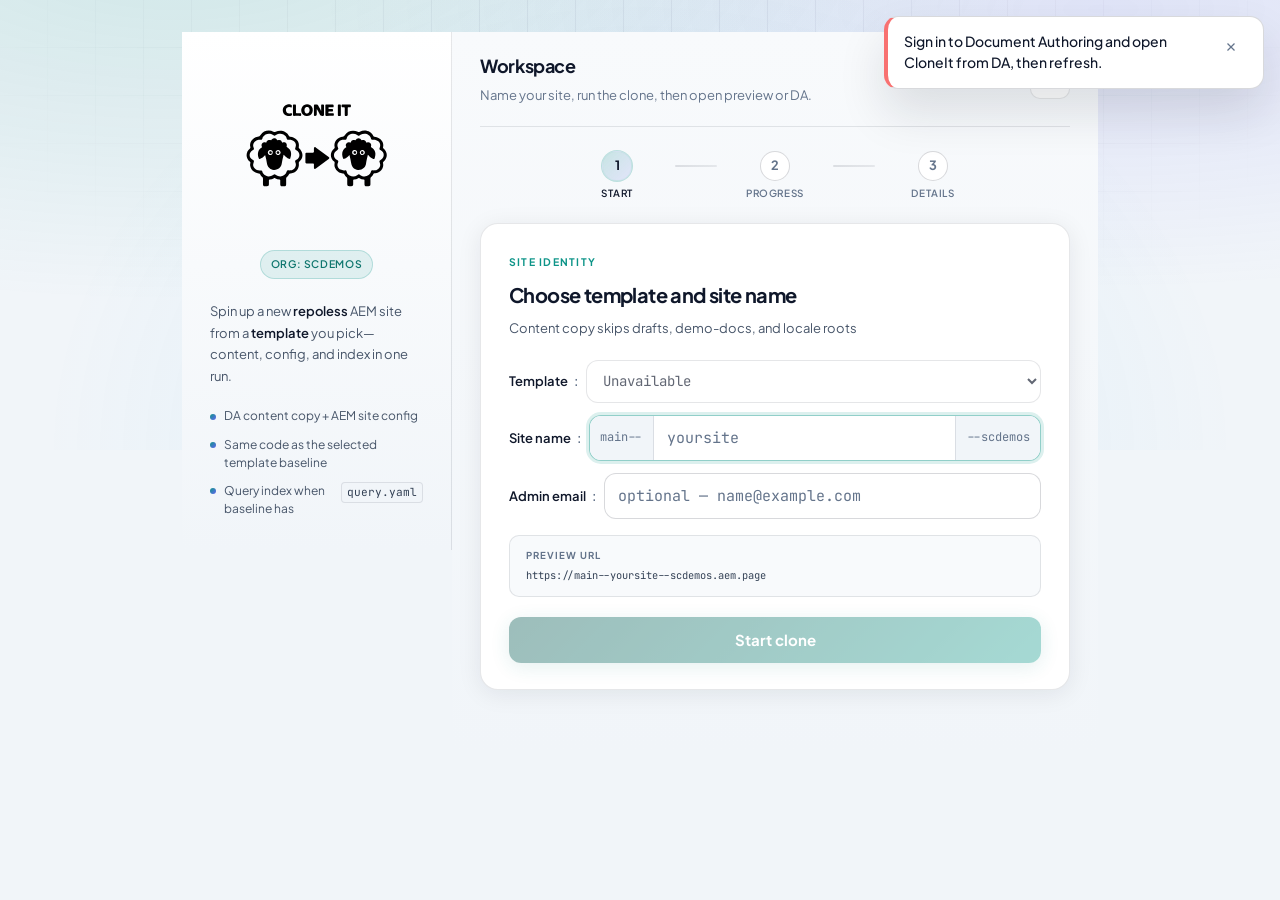
<file: tools/cloneit/cloneit.html>
<!DOCTYPE html>
<html lang="en">
  <head>
    <title>Clone IT</title>
    <meta name="viewport" content="width=device-width, initial-scale=1"/>
    <meta name="description" content="Clone a template site to create a new repoless AEM site with DA content">
    <meta name="theme-color" content="#f1f5f9"/>
    <base href="/tools/">
    <link rel="preconnect" href="https://fonts.googleapis.com"/>
    <link rel="preconnect" href="https://fonts.gstatic.com" crossorigin/>
    <link href="https://fonts.googleapis.com/css2?family=JetBrains+Mono:wght@400;500&family=Plus+Jakarta+Sans:wght@400;500;600;700;800&display=swap" rel="stylesheet"/>
    <link rel="stylesheet" href="/tools/cloneit/cloneit.css">
    <script src="/tools/cloneit/cloneit.js" type="module"></script>
  </head>
  <body class="cloneit-app">
    <div class="cloneit-bg" aria-hidden="true">
      <div class="cloneit-bg-grid"></div>
      <div class="cloneit-bg-glow"></div>
    </div>

    <a class="skip-link" href="#cloneit-main">Skip to main content</a>

    <div class="cloneit-shell">
      <aside class="cloneit-aside" aria-label="Product">
        <div class="cloneit-brand">
          <img
            class="cloneit-brand-logo"
            src="/tools/cloneit/icons/cloneit.svg"
            width="220"
            height="176"
            alt=""
          >
        </div>
        <div class="cloneit-aside-meta" aria-label="Target org">
          <span class="cloneit-pill">org: scdemos</span>
        </div>
        <p class="cloneit-aside-lede">Spin up a new <strong>repoless</strong> AEM site from a <strong>template</strong> you pick—content, config, and index in one run.</p>
        <ul class="cloneit-aside-facts">
          <li>
            <span class="cloneit-aside-dot" aria-hidden="true"></span>
            DA content copy + AEM site config
          </li>
          <li>
            <span class="cloneit-aside-dot" aria-hidden="true"></span>
            Same code as the selected template baseline
          </li>
          <li>
            <span class="cloneit-aside-dot" aria-hidden="true"></span>
            Query index when baseline has <code>query.yaml</code>
          </li>
        </ul>
      </aside>

      <div class="cloneit-work">
        <header class="cloneit-toolbar">
          <div class="cloneit-toolbar-titles">
            <h2 class="cloneit-toolbar-h">Workspace</h2>
            <p class="cloneit-toolbar-sub">Name your site, run the clone, then open preview or DA.</p>
          </div>
          <button class="help-btn" type="button" aria-label="Help" id="help-btn" title="Help">
            <img
              class="help-btn-icon"
              src="/tools/cloneit/icons/info.svg"
              width="20"
              height="20"
              alt=""
            >
          </button>
        </header>

        <main class="cloneit-canvas" id="cloneit-main" data-step="1">
          <nav class="cloneit-steps" id="cloneit-stepper" data-step="1" aria-label="Clone progress">
            <div class="cloneit-steps-rail" role="list">
              <div class="cloneit-steps-step" role="listitem" data-step-index="1">
                <span class="cloneit-steps-num" aria-hidden="true">1</span>
                <span class="cloneit-steps-text">Start</span>
              </div>
              <span class="cloneit-steps-line" aria-hidden="true"></span>
              <div class="cloneit-steps-step" role="listitem" data-step-index="2">
                <span class="cloneit-steps-num" aria-hidden="true">2</span>
                <span class="cloneit-steps-text">Progress</span>
              </div>
              <span class="cloneit-steps-line" aria-hidden="true"></span>
              <div class="cloneit-steps-step" role="listitem" data-step-index="3">
                <span class="cloneit-steps-num" aria-hidden="true">3</span>
                <span class="cloneit-steps-text">Details</span>
              </div>
            </div>
          </nav>

          <section class="surface-card" id="config-card">
            <div class="surface-card-head">
              <span class="surface-eyebrow">Site identity</span>
              <h2 class="card-title">Choose template and site name</h2>
              <p class="card-desc">
                Content copy skips drafts, demo-docs, and locale roots
              </p>
            </div>
            <div class="card-content">
              <div class="cloneit-config-inline">
                <div class="cloneit-config-field">
                  <label for="baseline-select" class="cloneit-config-label">Template</label>
                  <span class="cloneit-config-colon" aria-hidden="true">:</span>
                  <select id="baseline-select" class="cloneit-baseline-select" disabled>
                    <option value="">Loading templates…</option>
                  </select>
                </div>
                <div class="cloneit-config-field">
                  <label for="site-name-input" class="cloneit-config-label">Site name</label>
                  <span class="cloneit-config-colon" aria-hidden="true">:</span>
                  <div class="input-wrap cloneit-site-input-wrap">
                    <span class="input-affix" aria-hidden="true">main--</span>
                    <input
                      type="text"
                      id="site-name-input"
                      class="input-field"
                      placeholder="yoursite"
                      autocomplete="off"
                      maxlength="50"
                      pattern="[a-z0-9]+(?:-[a-z0-9]+)*"
                      aria-describedby="site-name-hint"
                    >
                    <span class="input-affix input-affix-end" aria-hidden="true">--scdemos</span>
                  </div>
                </div>
                <div class="cloneit-config-field">
                  <label for="admin-email-input" class="cloneit-config-label">Admin email</label>
                  <span class="cloneit-config-colon" aria-hidden="true">:</span>
                  <div class="input-wrap cloneit-site-input-wrap">
                    <input
                      type="email"
                      id="admin-email-input"
                      class="input-field"
                      placeholder="optional — name@example.com"
                      autocomplete="off"
                      maxlength="254"
                      aria-describedby="admin-email-hint"
                    >
                  </div>
                </div>
              </div>
              <p id="site-name-hint" class="cloneit-sr-only">Site slug: lowercase letters, numbers, hyphens only. Max 50 characters.</p>
              <p id="admin-email-hint" class="cloneit-sr-only">Optional. Enter an email to grant the admin role on the new site via the AEM Admin API. Sidekick authentication will be enforced for admin actions when set.</p>
              <div class="preview-panel">
                <span class="preview-panel-label">Preview URL</span>
                <p class="input-preview">
                  <code>https://main--<span id="site-preview">yoursite</span>--scdemos.aem.page</code>
                </p>
              </div>
              <button id="clone-btn" class="btn btn-primary" type="button" disabled aria-busy="false">
                <span class="btn-text">Start clone</span>
                <span class="btn-loading" style="display: none;">
                  <span class="spinner"></span>
                  <span>Cloning…</span>
                </span>
              </button>
            </div>
          </section>

          <section class="surface-card surface-card-progress progress-section" id="progress-container" style="display: none;">
            <div class="progress-card">
              <div class="progress-card-top">
                <div>
                  <span class="surface-eyebrow surface-eyebrow-pulse">In progress</span>
                  <p class="progress-status" id="progress-text">Starting…</p>
                </div>
                <div class="progress-meta">
                  <span class="progress-phase" id="progress-phase">Initializing</span>
                  <span class="progress-count" id="progress-count"></span>
                </div>
              </div>
              <div class="progress-bar-wrap">
                <div class="progress-fill" id="progress-fill"></div>
              </div>
              <div class="progress-files-wrap">
                <span class="progress-files-label">Activity</span>
                <div class="progress-files" id="progress-files" aria-live="polite" role="log"></div>
              </div>
            </div>
          </section>

          <section class="result-section" id="result-container" style="display: none;">
              <div class="surface-card surface-card-success" id="result-success">
                <div class="result-hero">
                  <div class="result-hero-icon" aria-hidden="true">
                    <svg class="icon result-icon" viewBox="0 0 24 24" fill="none" stroke="currentColor" stroke-width="2">
                      <path d="M22 11.08V12a10 10 0 1 1-5.93-9.14"/><polyline points="22 4 12 14.01 9 11.01"/>
                    </svg>
                  </div>
                  <div class="result-hero-text">
                    <h3 class="result-title">Site ready</h3>
                    <p class="result-sub">Your repoless site and DA folder are in place. Use the links below to continue.</p>
                  </div>
                </div>
                <div class="result-body">
                  <div class="result-details-panel">
                    <div class="result-details-panel-head">
                      <h4 class="result-details-panel-title">Site details</h4>
                      <button type="button" class="result-details-copy-btn" id="copy-details-btn" aria-label="Copy details">
                        <img
                          class="result-details-copy-btn-icon"
                          src="/tools/cloneit/icons/clipboard.svg"
                          width="20"
                          height="20"
                          alt=""
                        >
                      </button>
                    </div>
                    <ul id="result-summary-list" class="result-summary"></ul>

                    <div class="result-detail-links">
                      <a
                        id="result-site-link"
                        class="result-detail-link"
                        href="#"
                        target="_blank"
                        rel="noopener noreferrer"
                        aria-label="AEM preview — opens in a new tab"
                      >
                        <span class="result-detail-link-main">
                          <span class="result-detail-link-label">AEM preview</span>
                          <span class="result-detail-link-url" id="result-site-url"></span>
                        </span>
                        <span class="result-detail-link-open" aria-hidden="true">Open ↗</span>
                      </a>
                      <a
                        id="result-da-link"
                        class="result-detail-link"
                        href="#"
                        target="_blank"
                        rel="noopener noreferrer"
                        aria-label="Document Authoring — opens in a new tab"
                      >
                        <span class="result-detail-link-main">
                          <span class="result-detail-link-label">Document Authoring</span>
                          <span class="result-detail-link-url" id="result-da-url"></span>
                        </span>
                        <span class="result-detail-link-open" aria-hidden="true">Open ↗</span>
                      </a>
                      <a
                        id="result-github-link"
                        class="result-detail-link"
                        href="#"
                        target="_blank"
                        rel="noopener noreferrer"
                        aria-label="Code repository — opens in a new tab"
                      >
                        <span class="result-detail-link-main">
                          <span class="result-detail-link-label">Code repository</span>
                          <span class="result-detail-link-url" id="result-github-url"></span>
                        </span>
                        <span class="result-detail-link-open" aria-hidden="true">Open ↗</span>
                      </a>
                    </div>

                    <div class="bulk-actions" id="bulk-actions">
                      <div class="bulk-actions-head">
                        <p class="bulk-actions-label">Next step</p>
                        <p class="bulk-hint"></p>
                      </div>
                      <div class="bulk-buttons">
                        <button id="bulk-btn" class="btn btn-secondary btn-bulk" type="button" disabled>
                          <svg class="btn-ic" viewBox="0 0 24 24" fill="none" stroke="currentColor" stroke-width="2" aria-hidden="true">
                            <rect x="9" y="9" width="13" height="13" rx="2"/><path d="M5 15H4a2 2 0 0 1-2-2V4a2 2 0 0 1 2-2h9a2 2 0 0 1 2 2v1"/>
                          </svg>
                          <span class="btn-text">Bulk Preview / Publish</span>
                        </button>
                      </div>
                    </div>
                  </div>
                </div>
              </div>

              <div class="surface-card surface-card-danger" id="result-error" style="display: none;">
                <div class="result-hero result-hero-error">
                  <div class="result-hero-icon" aria-hidden="true">
                    <svg class="icon result-icon" viewBox="0 0 24 24" fill="none" stroke="currentColor" stroke-width="2">
                      <circle cx="12" cy="12" r="10"/><line x1="15" y1="9" x2="9" y2="15"/><line x1="9" y1="9" x2="15" y2="15"/>
                    </svg>
                  </div>
                  <div class="result-hero-text">
                    <h3 class="result-title">Clone failed</h3>
                    <p class="result-sub">Fix the issue below and try again.</p>
                  </div>
                </div>
                <div class="result-body">
                  <div class="error-panel">
                    <p id="result-error-message"></p>
                  </div>
                </div>
              </div>
          </section>
        </main>
      </div>
    </div>

    <div id="bulk-modal" class="modal-overlay hidden" role="dialog" aria-modal="true" aria-labelledby="bulk-modal-title">
      <div class="modal-panel modal-panel-sm">
        <div class="modal-content modal-sm">
          <div class="modal-header">
            <h2 id="bulk-modal-title">URLs copied</h2>
            <button class="modal-close" type="button" aria-label="Close">
              <svg class="icon" viewBox="0 0 24 24" fill="none" stroke="currentColor" stroke-width="2">
                <line x1="18" y1="6" x2="6" y2="18"/><line x1="6" y1="6" x2="18" y2="18"/>
              </svg>
            </button>
          </div>
          <div class="modal-body">
            <p id="bulk-modal-message">URLs have been copied to your clipboard.</p>
            <p class="modal-lede">Paste them in the <strong>DA Bulk App</strong> to preview or publish.</p>
            <a href="https://da.live/apps/bulk" target="_blank" rel="noopener noreferrer" class="btn btn-primary modal-cta">Open DA Bulk app</a>
          </div>
        </div>
      </div>
    </div>

    <div id="help-modal" class="modal-overlay hidden" role="dialog" aria-modal="true" aria-labelledby="help-modal-title">
      <div class="modal-panel">
        <div class="modal-content">
          <div class="modal-header">
            <h2 id="help-modal-title">How CloneIt works</h2>
            <button class="modal-close" type="button" aria-label="Close">
              <svg class="icon" viewBox="0 0 24 24" fill="none" stroke="currentColor" stroke-width="2">
                <line x1="18" y1="6" x2="6" y2="18"/><line x1="6" y1="6" x2="18" y2="18"/>
              </svg>
            </button>
          </div>
          <div class="modal-body modal-body-help">
            <div class="help-section">
              <h3>What does CloneIt do?</h3>
              <p>CloneIt creates a new repoless AEM site by:</p>
              <ol>
                <li><strong>Creating the AEM site config</strong> – Copies the template site configuration and points it to a new content source</li>
                <li><strong>Creating the DA content repo</strong> – Creates a new folder in Document Authoring (DA) for your site's content</li>
              </ol>
            </div>
            <div class="help-section">
              <h3>Site naming</h3>
              <p>Use lowercase letters, numbers, and hyphens only (e.g. <code>my-site</code>, <code>project-2024</code>).</p>
            </div>
            <div class="help-section">
              <h3>After cloning</h3>
              <p>Your new site shares the same codebase as the template. Add content in DA and preview/publish to see it live.</p>
            </div>
            <div class="help-section">
              <h3>Bulk Preview / Publish</h3>
              <p>After a successful clone, use <strong>Bulk Preview/Publish</strong>. URLs are copied to your clipboard and a modal guides you to the <a href="https://da.live/apps/bulk" target="_blank" rel="noopener noreferrer">DA Bulk app</a>, where you paste and run preview or publish.</p>
            </div>
          </div>
        </div>
      </div>
    </div>

    <div class="toast-container">
      <div class="toast hidden" id="toast">
        <div class="toast-content">
          <span class="toast-message"></span>
          <button class="toast-close" type="button" aria-label="Close">
            <svg class="icon icon-sm" viewBox="0 0 24 24" fill="none" stroke="currentColor" stroke-width="2">
              <line x1="18" y1="6" x2="6" y2="18"/><line x1="6" y1="6" x2="18" y2="18"/>
            </svg>
          </button>
        </div>
      </div>
    </div>
  </body>
</html>
</file>
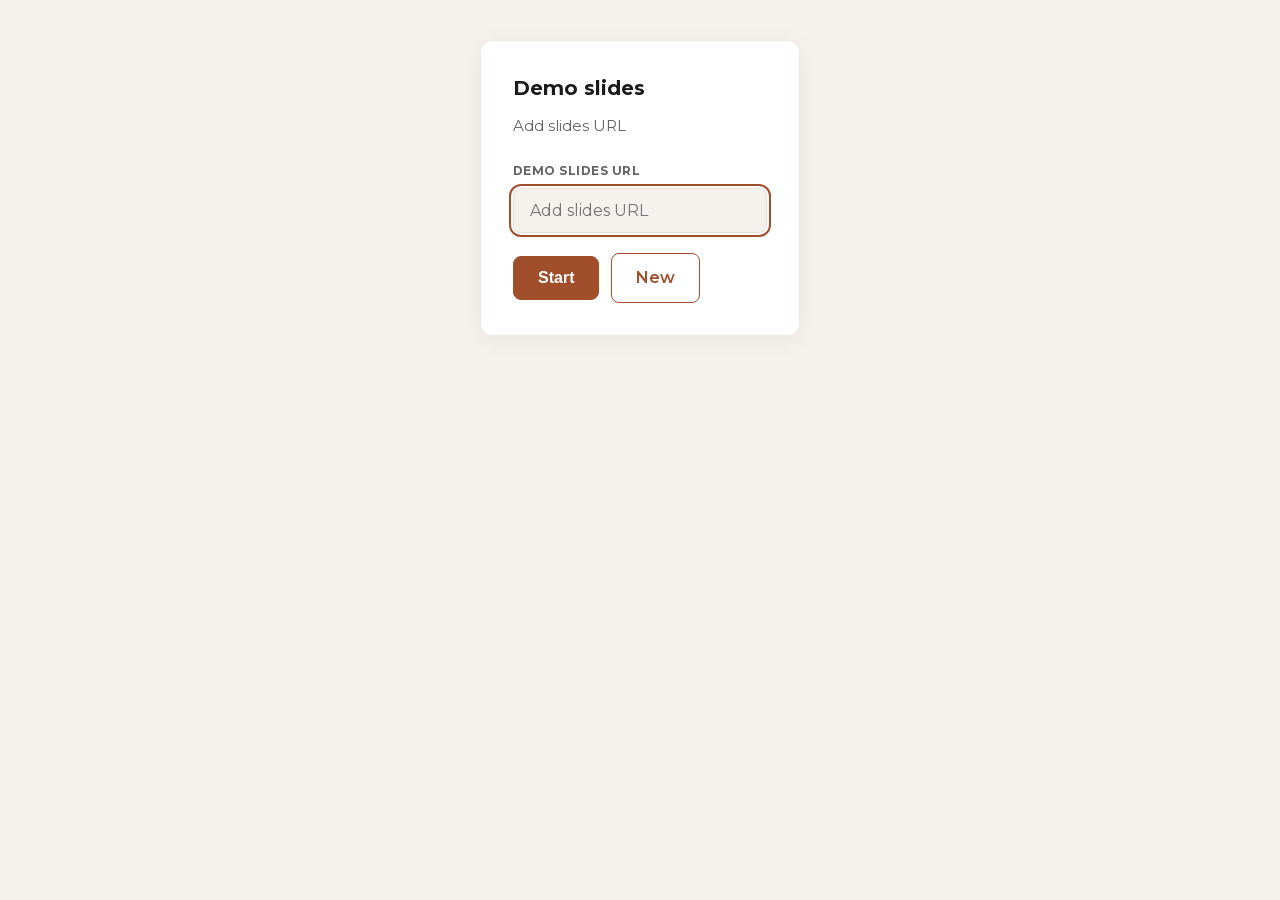
<file: tools/demo/demo.html>
<!DOCTYPE html>
<html lang="en">
  <head>
    <meta charset="UTF-8">
    <meta name="viewport" content="width=device-width, initial-scale=1.0">
    <title>Demo for SC Team</title>
    <meta
      name="description"
      content="Presenter walkthrough for Edge Delivery & Document Authoring demo — share on screen and walk through the story."
    >
    <link rel="stylesheet" href="/styles/fonts.css">
    <link rel="stylesheet" href="/tools/demo/demo.css">
    <script type="module" src="/tools/demo/demo.js"></script>
  </head>
  <body>
    <div id="app"></div>
  </body>
</html>
</file>
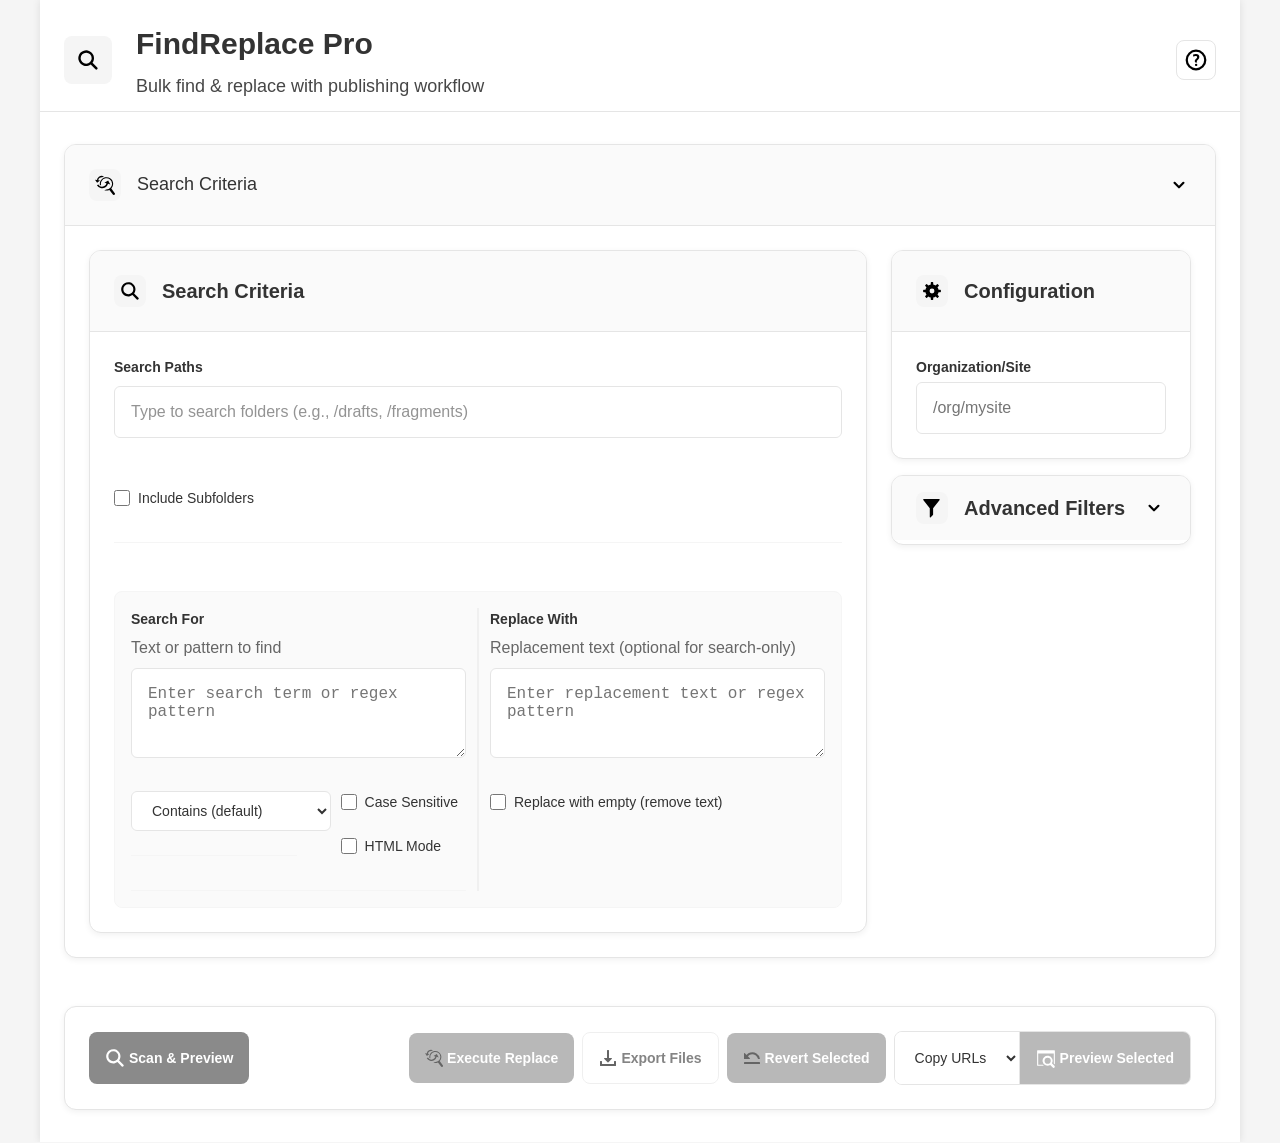
<file: tools/search/search.html>
<!DOCTYPE html>
<html lang="en">
  <head>
    <title>FindReplace Pro</title>
    <meta name="viewport" content="width=device-width, initial-scale=1"/>
    <meta name="description" content="Bulk find & replace tool with publishing workflow for content teams and authors">
    <base href="/tools/">
    <link rel="stylesheet" href="/tools/search/search.css">
    <!-- Import DA App SDK -->
    <script src="https://da.live/nx/utils/sdk.js" type="module"></script>
    <!-- Project App Logic -->
    <script src="/tools/search/search.js" type="module"></script>
  </head>
  <body>
    <div class="app-container">
      <header class="app-header">
        <div class="header-content">
          <div class="header-main">
            <div class="app-icon">
              <img src="./search/icons/search.svg" alt="Search" class="icon">
            </div>
            <div class="header-text">
              <h1>FindReplace Pro</h1>
              <p class="subtitle">Bulk find & replace with publishing workflow</p>
            </div>
          </div>
          <div class="header-actions">
            <button class="help-btn" type="button" aria-label="Help & Documentation">
              <img src="./search/icons/help.svg" alt="Help" class="icon">
            </button>
          </div>
        </div>
      </header>

      <main class="app-main">
        <!-- Configuration Accordion -->
        <div class="config-accordion accordion-card expanded" id="config-accordion">
          <div class="config-accordion-header accordion-header" data-accordion-target="config-content">
            <div class="accordion-header-content">
              <div class="card-icon">
                <img src="./search/icons/replace.svg" alt="Config" class="icon">
              </div>
              <h2>Search Criteria</h2>
            </div>
            <div class="accordion-toggle">
              <img src="./search/icons/chevron-down.svg" alt="Toggle" class="icon accordion-icon">
            </div>
          </div>
          
          <div class="accordion-content" id="config-content">
            <div class="config-container">
          <!-- Main Configuration -->
          <div class="main-config-section">
          <!-- Search Configuration Card -->
          <div class="config-card">
            <div class="card-header">
              <div class="card-icon">
                <img src="./search/icons/search.svg" alt="Search Criteria" class="icon">
              </div>
              <h2>Search Criteria</h2>
            </div>
            
            <div class="card-content">
              
              <!-- Search Paths -->
              <div class="input-group">
                <label for="search-path-input" class="input-label">
                  <span class="label-text">Search Paths</span>
                </label>
                <div class="multi-path-container">
                  <input type="text" id="search-path-input" class="input-field path-input" placeholder="Type to search folders (e.g., /drafts, /fragments)">
                  <div id="search-paths-loader" class="search-paths-loader" style="display: none;">
                    <div class="loader-content">
                      <img src="./search/icons/loading.svg" alt="Loading" class="icon icon-sm loader-icon">
                      <span class="loader-text">Loading folder structure...</span>
                    </div>
                  </div>
                  <div id="search-paths-message" class="search-paths-message" style="display: none;">
                    <span class="message-text">Enter org and site first to browse folders</span>
                  </div>
                  <div class="path-tags" id="path-tags">
                    <!-- Path tags will be added here -->
                  </div>
                </div>
                <div class="checkbox-option">
                  <label class="checkbox-item">
                    <input type="checkbox" id="include-subfolders">
                    <span class="checkbox-label">Include Subfolders</span>
                  </label>
                </div>
              </div>

              <!-- Search & Replace Row -->
              <div class="input-row search-replace-row">
                <div class="input-group">
                  <label for="search-term" class="input-label">
                    <span class="label-text">Search For</span>
                    <span class="label-hint">Text or pattern to find</span>
                  </label>
                  <textarea id="search-term" class="textarea-field" placeholder="Enter search term or regex pattern" rows="3"></textarea>
                  <div class="input-row">
                    <div class="input-group">
                      <select id="search-type" class="select-field">
                        <option value="contains">Contains (default)</option>
                        <option value="exact">Exact Match</option>
                        <option value="regex">Regular Expression</option>
                      </select>
                    </div>
                    
                    <div class="checkbox-group">
                      <div class="checkbox-option">
                        <label class="checkbox-item">
                          <input type="checkbox" id="case-sensitive">
                          <span class="checkbox-label">Case Sensitive</span>
                        </label>
                      </div>
                      
                      <div class="checkbox-option">
                        <label class="checkbox-item">
                          <input type="checkbox" id="html-mode">
                          <span class="checkbox-label">HTML Mode</span>
                        </label>
                      </div>
                    </div>
                  </div>
                  <div id="search-term-help" class="input-help" style="display: none;">
                    <strong>Optional:</strong> Enter text to find within elements, or leave empty to find all pages containing the selected elements
                  </div>
                  <div id="html-mode-help" class="input-help" style="display: none;">
                    <strong>HTML Mode:</strong> Search and replace entire HTML blocks with normalized formatting.
                    <br><strong>Examples:</strong>
                    <br>• Find: <code>&lt;div class="hero"&gt;&lt;/div&gt;</code>
                    <br>• Replace: <code>&lt;div class="banner"&gt;&lt;/div&gt;</code>
                    <br>• Remove blocks by leaving replacement empty
                  </div>
                </div>

                <div class="input-group">
                  <label for="replace-term" class="input-label">
                    <span class="label-text">Replace With</span>
                    <span class="label-hint">Replacement text (optional for search-only)</span>
                  </label>
                  <textarea id="replace-term" class="textarea-field" placeholder="Enter replacement text or regex pattern" rows="3"></textarea>
                  <div class="checkbox-option">
                    <label class="checkbox-item">
                      <input type="checkbox" id="replace-empty">
                      <span class="checkbox-label">Replace with empty (remove text)</span>
                    </label>
                  </div>
                </div>
              </div>
            </div>
          </div>
          </div>

          <!-- Sidebar -->
          <div class="filters-sidebar">
          
          <!-- Configuration Card -->
          <div class="config-card">
            <div class="card-header">
              <div class="card-icon">
                <img src="./search/icons/settings.svg" alt="Configuration" class="icon">
              </div>
              <h2>Configuration</h2>
            </div>
            
            <div class="card-content">
              <div class="input-group">
                <label for="org-site-path" class="input-label">
                  <span class="label-text">Organization/Site</span>
                </label>
                <input type="text" id="org-site-path" class="input-field" placeholder="/org/mysite" value="">
              </div>
            </div>
          </div>
          
          <!-- Advanced Filters Accordion -->
          <div class="config-card accordion-card">
            <div class="card-header accordion-header" data-accordion-target="file-filters">
              <div class="card-icon">
                <img src="./search/icons/filter.svg" alt="Advanced Filters" class="icon">
              </div>
              <div class="header-text">
                <h2>Advanced Filters</h2>
              </div>
              <div class="accordion-toggle">
                <img src="./search/icons/chevron-down.svg" alt="Toggle" class="icon accordion-icon">
              </div>
            </div>
            
            <div class="card-content accordion-content" id="file-filters" style="display: none;">
              <div class="input-group">
                <label for="target-type" class="input-label">
                  <span class="label-text">Target Content</span>
                </label>
                <select id="target-type" class="select-field">
                  <option value="all">All Content</option>
                  <option value="page-metadata">Page Metadata Only</option>
                  <option value="section-metadata">Section Metadata Only</option>
                  <option value="blocks">Block Content Only</option>
                  <option value="main-content">Main Content Only</option>
                  <option value="custom">Custom Selector</option>
                </select>
              </div>

              <div class="input-group custom-selector" style="display: none;">
                <label for="custom-selector" class="input-label">
                  <span class="label-text">CSS Selector</span>
                  <span class="label-hint">Target specific elements</span>
                </label>
                <input type="text" id="custom-selector" class="input-field" placeholder=".hero, .cards h3">
                <div class="input-help">
                  <strong>Examples:</strong> 
                  <code>.hero</code> (hero blocks), 
                  <code>.cards h3</code> (card titles), 
                  <code>main p</code> (paragraphs)
                </div>
              </div>

              <div class="input-group">
                <label for="exclude-paths" class="input-label">
                  <span class="label-text">Exclude Paths</span>
                </label>
                <input type="text" id="exclude-paths" class="input-field" placeholder="/drafts, /archive">
              </div>

              <div class="input-group">
                <div class="checkbox-option">
                  <label class="checkbox-item">
                    <input type="checkbox" id="exclude-urls">
                    <span class="checkbox-label">Exclude URLs from search</span>
                  </label>
                </div>
              </div>

              <div class="input-group">
                <div class="checkbox-option">
                  <label class="checkbox-item">
                    <input type="checkbox" id="find-blank-pages">
                    <span class="checkbox-label">Find empty pages (no source content)</span>
                  </label>
                </div>
              </div>
              <div class="input-group">
                <div class="checkbox-option">
                  <label class="checkbox-item">
                    <input type="checkbox" id="find-json-files">
                    <span class="checkbox-label">Find JSON files</span>
                  </label>
                </div>
              </div>
              <div class="input-group">
                <label for="modified-since" class="input-label">
                  <span class="label-text">Modified Since</span>
                </label>
                <input type="date" id="modified-since" class="input-field">
              </div>
            </div>
          </div>
          </div>
            </div>
          </div>
        </div>

        <!-- Action Bar -->
        <div class="action-bar">
          <div class="primary-actions">
            <button id="scan-btn" class="btn btn-primary">
              <img src="./search/icons/search.svg" alt="Scan" class="icon">
              <span>Scan & Preview</span>
            </button>
          </div>
          
          <div class="secondary-actions">
            <button id="execute-btn" class="btn btn-secondary" disabled>
              <img src="./search/icons/replace.svg" alt="Execute" class="icon">
              <span>Execute Replace</span>
            </button>
            
            <button id="export-btn" class="btn btn-outline" disabled>
              <img src="./search/icons/download.svg" alt="Export" class="icon">
              <span id="export-btn-text">Export Files</span>
            </button>
            
            <button id="revert-btn" class="btn btn-warning" disabled>
              <img src="./search/icons/revert.svg" alt="Revert" class="icon">
              <span id="revert-btn-text">Revert Selected</span>
            </button>
            
            <div class="bulk-operations">
              <select id="bulk-operation-type" class="operation-select">
                <option value="copy-urls">Copy URLs</option>
                <option value="preview">Preview</option>
                <option value="publish">Publish</option>
                <option value="unpublish">Unpublish</option>
              </select>
              <button id="bulk-publish-btn" class="btn btn-success" disabled>
                <img src="./search/icons/preview.svg" alt="Bulk Operation" class="icon">
                <span id="bulk-btn-text">Preview Selected</span>
              </button>
            </div>
          </div>
        </div>

        <!-- Progress Indicator -->
        <div class="progress-container" style="display: none;">
          <div class="progress-card">
            <div class="progress-content">
              <div class="progress-icon">
                <img src="./search/icons/loading.svg" alt="Progress" class="icon">
              </div>
              <div class="progress-info">
                <div class="progress-text">Scanning files...</div>
                <div class="progress-bar">
                  <div class="progress-fill"></div>
                </div>
              </div>
            </div>
          </div>
        </div>

        <!-- Results Section -->
        <div class="results-container accordion-card" style="display: none;">
          <div class="card-header accordion-header" data-accordion-target="search-results">
            <div class="card-icon">
              <img src="./search/icons/check.svg" alt="Search Results" class="icon">
            </div>
            <div class="header-text">
              <h2>Search Results</h2>
              <div class="results-summary">
                <div class="summary-item">
                  <span class="summary-number" id="files-scanned">0</span>
                  <span class="summary-label">Files Scanned</span>
                </div>
                <div class="summary-item">
                  <span class="summary-number" id="matches-found">0</span>
                  <span class="summary-label">Matches Found</span>
                </div>
                <div class="summary-item">
                  <span class="summary-number" id="files-affected">0</span>
                  <span class="summary-label">Files Affected</span>
                </div>
              </div>
            </div>
            <div class="accordion-toggle">
              <img src="./search/icons/chevron-down.svg" alt="Toggle Results" class="icon accordion-icon">
            </div>
          </div>
          
          <div class="card-content accordion-content" id="search-results" style="display: none;">
            <div class="results-controls">
              <div class="selection-controls">
                <button id="toggle-all" class="btn btn-sm btn-outline">Select All</button>
                <button id="clear-selection" class="btn btn-sm btn-outline">Clear Selection</button>
                <button id="expand-all" class="btn btn-sm btn-outline">Expand All</button>
                <button id="collapse-all" class="btn btn-sm btn-outline">Collapse All</button>
              </div>
              <div class="filter-controls">
                <div class="search-input">
                  <img src="./search/icons/search.svg" alt="Search" class="icon search-icon">
                  <input type="text" id="filter-results" placeholder="Filter by file path or content..." class="filter-input">
                </div>
              </div>
            </div>
            
            <div class="results-content">
              <div class="results-list" id="results-list">
                <!-- Results will be populated here -->
              </div>
              
              <!-- Pagination Controls -->
              <div class="pagination-container" id="pagination-container" style="display: none;">
                <div class="pagination-info">
                  <span id="pagination-info-text">Showing 1-10 of 25 results</span>
                </div>
                <div class="pagination-controls">
                  <button id="prev-page" class="pagination-btn" disabled>
                    <img src="./search/icons/chevron-left.svg" alt="Previous" class="icon icon-sm">
                    Previous
                  </button>
                  
                  <div class="page-numbers" id="page-numbers">
                    <!-- Page numbers will be populated here -->
                  </div>
                  
                  <button id="next-page" class="pagination-btn">
                    Next
                    <img src="./search/icons/chevron-right.svg" alt="Next" class="icon icon-sm">
                  </button>
                </div>
              </div>
            </div>
          </div>
        </div>

        <!-- Help Modal -->
        <div id="help-modal" class="modal-overlay hidden">
          <div class="modal-content">
            <div class="modal-header">
              <h2>FindReplace Pro Help</h2>
              <button class="modal-close" aria-label="Close help">
                <img src="./search/icons/close.svg" alt="Close" class="icon">
              </button>
            </div>
            
            <div class="modal-body">
              <div class="help-section">
                <h3>What is FindReplace Pro?</h3>
                <p>Bulk find & replace tool with publishing workflow. Search your site content and publish changes.</p>
              </div>

              <div class="help-section">
                <h3>Key Features</h3>
                <ul class="help-list">
                  <li><strong>Advanced Search</strong> - Text, regex, and HTML mode with case sensitivity</li>
                  <li><strong>Multi-Path Support</strong> - Tag-based directory selection with autocomplete</li>
                  <li><strong>Element Discovery</strong> - Find pages containing specific CSS selectors</li>
                  <li><strong>Granular Selection</strong> - Select individual matches within files</li>
                  <li><strong>HTML Mode</strong> - Search and replace entire HTML blocks</li>
                  <li><strong>Automatic Versioning</strong> - Creates backup versions before any content changes</li>
                  <li><strong>Version Revert</strong> - Restore files to their most recent saved versions</li>
                  <li><strong>Bulk Operations</strong> - Replace content and publish with progress tracking</li>
                  <li><strong>Smart Filtering</strong> - Filter results by path, exclude URLs and paths</li>
                  <li><strong>Export & Publishing</strong> - Download files or preview/publish/unpublish</li>
                </ul>
              </div>

              <div class="help-section">
                <h3>How to Use</h3>
                <div class="help-steps">
                  <div class="help-step">
                    <span class="step-number">1</span>
                    <div class="step-content">
                      <strong>Configure</strong>
                      <p>Set org/site, select search paths, and configure advanced filters as needed.</p>
                    </div>
                  </div>
                  <div class="help-step">
                    <span class="step-number">2</span>
                    <div class="step-content">
                      <strong>Search</strong>
                      <p>Enter search term, choose search type (text/regex/HTML mode), and click "Scan & Preview" to find matches.</p>
                    </div>
                  </div>
                  <div class="help-step">
                    <span class="step-number">3</span>
                    <div class="step-content">
                      <strong>Select & Execute</strong>
                      <p>Select files/matches, enter replacement text, and use "Execute Replace", publishing operations, or "Revert Selected" to restore files. Backup versions are automatically created before any changes.</p>
                    </div>
                  </div>
                </div>
              </div>
            </div>
          </div>
        </div>

        <!-- Toast Messages -->
        <div class="toast-container">
          <div class="toast hidden" id="toast">
            <div class="toast-content">
              <div class="toast-icon">
                <img src="./search/icons/check.svg" alt="Success" class="icon">
              </div>
              <div class="toast-message"></div>
              <button class="toast-close" aria-label="Close notification">
                <img src="./search/icons/close.svg" alt="Close" class="icon icon-sm">
              </button>
            </div>
          </div>
        </div>
      </main>
    </div>
  </body>
</html>
</file>
<file: tools/cloneit/cloneit.css>
/* CloneIt — dashboard UI */

:root {
  --bg-deep: #f1f5f9;
  --bg-panel: #fff;
  --bg-elevated: #fff;
  --bg-card: #fff;
  --bg-input: #fff;
  --border: rgb(15 23 42 / 10%);
  --border-strong: rgb(15 23 42 / 16%);
  --text: #0f172a;
  --text-muted: #475569;
  --text-dim: #64748b;
  --accent: #0d9488;
  --accent-dim: rgb(13 148 136 / 12%);
  --violet: #6366f1;
  --cta-from: #0f766e;
  --cta-to: #14b8a6;
  --success: #059669;
  --danger: #e11d48;
  --radius: 14px;
  --radius-lg: 18px;
  --font: 'Plus Jakarta Sans', system-ui, sans-serif;
  --mono: 'JetBrains Mono', ui-monospace, monospace;
  --shadow: 0 4px 24px rgb(15 23 42 / 8%);
  --shadow-lg: 0 24px 48px rgb(15 23 42 / 12%);
  --cloneit-shell-max: 980px;
  --cloneit-content-max: 680px;
  --cloneit-gutter: clamp(1rem, 3.5vw, 1.75rem);
  --cloneit-gutter-shell: clamp(1rem, 4vw, 2rem);
}

*,
*::before,
*::after {
  box-sizing: border-box;
}

html {
  -webkit-font-smoothing: antialiased;
}

body.cloneit-app {
  margin: 0;
  min-height: 100vh;
  font-family: var(--font);
  font-size: 15px;
  line-height: 1.55;
  color: var(--text);
  background: var(--bg-deep);
}

.cloneit-bg {
  position: fixed;
  inset: 0;
  z-index: 0;
  pointer-events: none;
  overflow: hidden;
}

.cloneit-bg-grid {
  position: absolute;
  inset: -1px;
  background-image:
    linear-gradient(rgb(15 23 42 / 6%) 1px, transparent 1px),
    linear-gradient(90deg, rgb(15 23 42 / 6%) 1px, transparent 1px);
  background-size: 48px 48px;
  mask-image: radial-gradient(ellipse 80% 60% at 50% 0%, #000 15%, transparent 70%);
}

.cloneit-bg-glow {
  position: absolute;
  width: 120%;
  height: 70%;
  top: -20%;
  left: -10%;
  background:
    radial-gradient(ellipse at 20% 20%, rgb(13 148 136 / 14%) 0%, transparent 50%),
    radial-gradient(ellipse at 80% 30%, rgb(99 102 241 / 12%) 0%, transparent 45%),
    radial-gradient(ellipse at 50% 100%, rgb(14 165 233 / 10%) 0%, transparent 55%);
}

.skip-link {
  position: absolute;
  left: -9999px;
  top: auto;
  width: 1px;
  height: 1px;
  overflow: hidden;
}

.skip-link:focus {
  left: 1rem;
  top: 1rem;
  width: auto;
  height: auto;
  padding: 0.5rem 1rem;
  background: var(--text);
  color: #fff;
  border-radius: 8px;
  z-index: 10000;
  font-weight: 600;
}

/* Shell */
.cloneit-shell {
  position: relative;
  z-index: 1;
  display: grid;
  grid-template-columns: minmax(220px, 270px) minmax(0, 1fr);
  align-items: start;
  min-height: 100vh;
  max-width: var(--cloneit-shell-max);
  margin: 0 auto;
  padding: var(--cloneit-gutter-shell);
}

.cloneit-aside {
  padding: 1.75rem var(--cloneit-gutter) 2rem;
  background: linear-gradient(180deg, #fff 0%, #f8fafc 45%, #f1f5f9 100%);
  border-right: 1px solid var(--border);
  display: flex;
  flex-direction: column;
  gap: 1.25rem;
  align-self: start;
}

.cloneit-brand {
  display: flex;
  flex-direction: column;
  align-items: flex-start;
}

.cloneit-brand-logo {
  display: block;
  width: 100%;
  max-width: 220px;
  height: auto;
}

.cloneit-aside-lede {
  font-size: 0.8125rem;
  color: var(--text-muted);
  line-height: 1.65;
  margin: 0;
}

.cloneit-aside-lede strong {
  color: var(--text);
  font-weight: 600;
}

.cloneit-aside-facts {
  list-style: none;
  margin: 0;
  padding: 0;
  display: flex;
  flex-direction: column;
  gap: 0.65rem;
  font-size: 0.75rem;
  color: var(--text-muted);
  line-height: 1.5;
}

.cloneit-aside-facts li {
  display: flex;
  align-items: flex-start;
  gap: 0.5rem;
}

.cloneit-aside-dot {
  width: 6px;
  height: 6px;
  margin-top: 0.4rem;
  border-radius: 50%;
  background: linear-gradient(135deg, var(--accent), var(--violet));
  flex-shrink: 0;
}

.cloneit-aside-facts code {
  font-family: var(--mono);
  font-size: 0.7rem;
  padding: 1px 5px;
  border-radius: 4px;
  background: #f1f5f9;
  border: 1px solid var(--border);
  color: #334155;
}

.cloneit-aside-meta {
  display: flex;
  flex-wrap: wrap;
  gap: 0.5rem;
  align-items: center;
  justify-content: center;
  width: 100%;
  margin-bottom: 0.15rem;
}

.cloneit-pill {
  font-size: 0.65rem;
  font-weight: 600;
  letter-spacing: 0.06em;
  text-transform: uppercase;
  padding: 0.35rem 0.6rem;
  border-radius: 999px;
  background: rgb(13 148 136 / 10%);
  border: 1px solid rgb(13 148 136 / 22%);
  color: #0f766e;
}

.cloneit-pill-muted {
  background: #f1f5f9;
  border-color: var(--border);
  color: var(--text-dim);
}

/* Workspace */
.cloneit-work {
  display: flex;
  flex-direction: column;
  align-items: center;
  min-width: 0;
  width: 100%;
  padding: 1.25rem var(--cloneit-gutter) 2.5rem;
  box-sizing: border-box;
  background: linear-gradient(180deg, #f8fafc 0%, #f1f5f9 100%);
}

.cloneit-toolbar {
  display: flex;
  align-items: center;
  justify-content: space-between;
  gap: 1rem;
  width: 100%;
  max-width: var(--cloneit-content-max);
  margin: 0 auto;
  padding: 0 0 1.25rem;
  border-bottom: 1px solid var(--border);
  box-sizing: border-box;
}

.cloneit-toolbar-titles {
  min-width: 0;
  padding-right: 0.75rem;
}

.cloneit-toolbar-h {
  margin: 0;
  font-size: 1.125rem;
  font-weight: 700;
  letter-spacing: -0.02em;
}

.cloneit-toolbar-sub {
  margin: 0.35rem 0 0;
  font-size: 0.8125rem;
  color: var(--text-dim);
  max-width: 42ch;
}

.help-btn {
  display: inline-flex;
  align-items: center;
  justify-content: center;
  flex-shrink: 0;
  width: 40px;
  height: 40px;
  padding: 0;
  border: 1px solid var(--border);
  border-radius: 10px;
  background: #fff;
  color: var(--text-muted);
  cursor: pointer;
  font-family: inherit;
  transition: background 0.2s, border-color 0.2s, color 0.2s;
}

.help-btn:hover {
  background: #f8fafc;
  border-color: var(--border-strong);
  color: var(--text);
}

.help-btn:focus-visible {
  outline: 2px solid var(--accent);
  outline-offset: 2px;
}

.help-btn-icon {
  width: 20px;
  height: 20px;
  flex-shrink: 0;
  display: block;
}

.cloneit-canvas {
  flex: 1;
  width: 100%;
  max-width: var(--cloneit-content-max);
  margin: 0 auto;
  padding: 1.5rem 0 0;
  box-sizing: border-box;
}

/* Stepper — wired to JS (data-step 1–3) */
.cloneit-steps {
  margin: 0 0 1.5rem;
}

.cloneit-steps-rail {
  display: flex;
  align-items: flex-start;
  justify-content: space-between;
  gap: 0.35rem;
  max-width: 420px;
  margin-left: auto;
  margin-right: auto;
}

.cloneit-steps-step {
  flex: 0 1 104px;
  display: flex;
  flex-direction: column;
  align-items: center;
  gap: 0.4rem;
  text-align: center;
  min-width: 0;
}

.cloneit-steps-num {
  display: flex;
  align-items: center;
  justify-content: center;
  width: 30px;
  height: 30px;
  border-radius: 50%;
  font-size: 0.8rem;
  font-weight: 700;
  background: #fff;
  border: 1px solid var(--border-strong);
  color: var(--text-dim);
  transition: background 0.2s, border-color 0.2s, color 0.2s;
}

.cloneit-steps-text {
  font-size: 0.62rem;
  font-weight: 600;
  text-transform: uppercase;
  letter-spacing: 0.06em;
  color: var(--text-dim);
  line-height: 1.25;
  transition: color 0.2s;
}

.cloneit-steps-line {
  flex: 1 1 12px;
  min-width: 12px;
  height: 2px;
  margin-top: 14px;
  border-radius: 1px;
  background: linear-gradient(90deg, rgb(15 23 42 / 12%), rgb(15 23 42 / 8%));
  transition: background 0.25s;
}

.cloneit-steps[data-step="1"] [data-step-index="1"] .cloneit-steps-num {
  background: linear-gradient(135deg, rgb(13 148 136 / 20%), rgb(99 102 241 / 14%));
  border-color: rgb(13 148 136 / 4%);
  color: var(--text);
  box-shadow: 0 0 0 1px rgb(13 148 136 / 25%);
}

.cloneit-steps[data-step="1"] [data-step-index="1"] .cloneit-steps-text {
  color: var(--text);
}

.cloneit-steps[data-step="2"] [data-step-index="1"] .cloneit-steps-num,
.cloneit-steps[data-step="3"] [data-step-index="1"] .cloneit-steps-num,
.cloneit-steps[data-step="3"] [data-step-index="2"] .cloneit-steps-num {
  background: var(--accent);
  border-color: var(--accent);
  color: #fff;
}

.cloneit-steps[data-step="2"] [data-step-index="1"] .cloneit-steps-text,
.cloneit-steps[data-step="3"] [data-step-index="1"] .cloneit-steps-text,
.cloneit-steps[data-step="3"] [data-step-index="2"] .cloneit-steps-text {
  color: #0f766e;
}

.cloneit-steps[data-step="3"] .cloneit-steps-line {
  background: linear-gradient(90deg, rgb(13 148 136 / 45%), rgb(13 148 136 / 18%));
}

.cloneit-steps[data-step="2"] .cloneit-steps-line:first-of-type {
  background: linear-gradient(90deg, rgb(13 148 136 / 45%), rgb(13 148 136 / 18%));
}

.cloneit-steps[data-step="2"] [data-step-index="2"] .cloneit-steps-num {
  background: linear-gradient(135deg, rgb(13 148 136 / 20%), rgb(99 102 241 / 14%));
  border-color: rgb(13 148 136 / 40%);
  color: var(--text);
  box-shadow: 0 0 0 1px rgb(13 148 136 / 25%);
}

.cloneit-steps[data-step="2"] [data-step-index="2"] .cloneit-steps-text {
  color: var(--text);
}

.cloneit-steps[data-step="3"] [data-step-index="3"] .cloneit-steps-num {
  background: linear-gradient(135deg, rgb(13 148 136 / 20%), rgb(99 102 241 / 14%));
  border-color: rgb(13 148 136 / 40%);
  color: var(--text);
  box-shadow: 0 0 0 1px rgb(13 148 136 / 25%);
}

.cloneit-steps[data-step="3"] [data-step-index="3"] .cloneit-steps-text {
  color: var(--text);
}

/* Site identity card: step 1 only; progress/results own the view on 2–3 */
.cloneit-canvas[data-step="2"] #config-card,
.cloneit-canvas[data-step="3"] #config-card {
  display: none;
}

#progress-container,
#result-container {
  scroll-margin-top: 1.25rem;
}

/* Cards */
.surface-card {
  background: #fff;
  border: 1px solid var(--border);
  border-radius: var(--radius-lg);
  box-shadow: var(--shadow);
  margin-bottom: 1.25rem;
}

.cloneit-canvas[data-step="3"] .result-section .surface-card {
  box-shadow: 0 6px 28px rgb(15 23 42 / 8%);
}

.surface-card-head {
  padding: 1.5rem 1.75rem 0;
}

.surface-eyebrow {
  display: inline-block;
  font-size: 0.65rem;
  font-weight: 700;
  letter-spacing: 0.12em;
  text-transform: uppercase;
  color: var(--accent);
  margin-bottom: 0.5rem;
}

.surface-eyebrow-pulse {
  animation: eyebrow-pulse 2s ease-in-out infinite;
}

@keyframes eyebrow-pulse {
  0%, 100% { opacity: 1; }
  50% { opacity: 0.65; }
}

.surface-card-progress {
  border-color: rgb(13 148 136 / 22%);
  background: linear-gradient(165deg, rgb(13 148 136 / 8%) 0%, #fff 100%);
}

.cloneit-canvas[data-step="2"] .surface-card-progress {
  box-shadow: 0 6px 28px rgb(13 148 136 / 12%);
}

.surface-card-success {
  border-color: rgb(5 150 105 / 25%);
}

.surface-card-danger {
  border-color: rgb(251 113 133 / 28%);
}

.card-title {
  font-size: 1.25rem;
  font-weight: 700;
  letter-spacing: -0.03em;
  margin: 0 0 0.5rem;
}

.card-desc {
  font-size: 0.8125rem;
  color: var(--text-muted);
  margin: 0;
  line-height: 1.6;
}

.surface-card-head .card-desc + .card-desc {
  margin-top: 0.5rem;
}

.card-desc strong {
  color: var(--text);
}

.card-content {
  padding: 1.35rem 1.75rem 1.65rem;
}

/* Form */
.input-group {
  margin-bottom: 1.25rem;
}

.input-label {
  display: block;
  margin-bottom: 0.5rem;
}

.label-text {
  font-size: 0.8125rem;
  font-weight: 600;
  color: var(--text);
}

.label-hint {
  font-size: 0.72rem;
  color: var(--text-dim);
  display: block;
  margin-top: 4px;
}

.input-wrap {
  display: flex;
  align-items: stretch;
  border: 1px solid var(--border-strong);
  border-radius: 12px;
  background: var(--bg-input);
  overflow: hidden;
  transition: border-color 0.2s, box-shadow 0.2s;
}

.input-wrap:focus-within {
  border-color: rgb(13 148 136 / 45%);
  box-shadow: 0 0 0 3px rgb(13 148 136 / 14%);
}

.input-affix {
  display: flex;
  align-items: center;
  padding: 0 0.65rem;
  font-family: var(--mono);
  font-size: 0.75rem;
  color: var(--text-dim);
  background: #f1f5f9;
  border-right: 1px solid var(--border);
  white-space: nowrap;
}

.input-affix-end {
  border-right: none;
  border-left: 1px solid var(--border);
}

.input-field {
  flex: 1;
  min-width: 0;
  border: none;
  padding: 0.75rem 0.85rem;
  font-size: 0.9375rem;
  font-family: var(--mono);
  background: transparent;
  color: var(--text);
}

.input-field::placeholder {
  color: var(--text-dim);
}

.input-field:focus {
  outline: none;
}

.cloneit-sr-only {
  position: absolute;
  width: 1px;
  height: 1px;
  padding: 0;
  margin: -1px;
  overflow: hidden;
  clip-path: inset(50%);
  white-space: nowrap;
  border: 0;
}

/* Stacked rows: line 1 = Template : select, line 2 = Site name : main-- … --scdemos */
.cloneit-config-inline {
  display: flex;
  flex-direction: column;
  align-items: stretch;
  gap: 0.75rem;
  margin-bottom: 1rem;
}

.cloneit-config-field {
  display: flex;
  align-items: center;
  flex-wrap: nowrap;
  gap: 0.35rem;
  min-width: 0;
  width: 100%;
}

.cloneit-config-label {
  font-size: 0.8125rem;
  font-weight: 600;
  color: var(--text);
  white-space: nowrap;
  margin: 0;
  flex-shrink: 0;
}

.cloneit-config-colon {
  font-size: 0.8125rem;
  font-weight: 600;
  color: var(--text-dim);
  margin-right: 0.1rem;
  flex-shrink: 0;
}

.cloneit-site-input-wrap {
  flex: 1 1 auto;
  min-width: 0;
}

.cloneit-baseline-select {
  box-sizing: border-box;
  flex: 1 1 auto;
  min-width: 0;
  width: 100%;
  max-width: none;
  border: 1px solid var(--border-strong);
  border-radius: 12px;
  padding: 0.65rem 0.75rem;
  font-size: 0.875rem;
  font-family: var(--mono);
  background: var(--bg-input);
  color: var(--text);
  cursor: pointer;
}

.cloneit-baseline-select:disabled {
  opacity: 0.65;
  cursor: not-allowed;
}

.cloneit-baseline-select:focus {
  outline: none;
  border-color: rgb(13 148 136 / 45%);
  box-shadow: 0 0 0 3px rgb(13 148 136 / 14%);
}

.preview-panel {
  margin-top: 0.85rem;
  padding: 0.75rem 1rem;
  border-radius: 10px;
  background: #f8fafc;
  border: 1px solid var(--border);
}

.preview-panel + #clone-btn {
  margin-top: 1.25rem;
}

.preview-panel-label {
  font-size: 0.6rem;
  font-weight: 700;
  letter-spacing: 0.1em;
  text-transform: uppercase;
  color: var(--text-dim);
  display: block;
  margin-bottom: 0.35rem;
}

.input-preview {
  margin: 0;
  font-size: 0.7rem;
}

.input-preview code {
  display: block;
  font-family: var(--mono);
  font-size: 0.65rem;
  line-height: 1.5;
  word-break: break-all;
  color: #334155;
}

/* Buttons */
.btn {
  display: inline-flex;
  align-items: center;
  justify-content: center;
  gap: 0.5rem;
  padding: 0.85rem 1.25rem;
  border: none;
  border-radius: 12px;
  font-size: 0.9375rem;
  font-weight: 700;
  font-family: inherit;
  cursor: pointer;
  transition: transform 0.15s, box-shadow 0.2s, filter 0.2s;
  width: 100%;
}

.bulk-buttons .btn {
  width: auto;
}

.btn:disabled {
  opacity: 0.45;
  cursor: not-allowed;
  filter: grayscale(0.3);
}

.btn:active:not(:disabled) {
  transform: scale(0.99);
}

.btn-primary {
  background: linear-gradient(135deg, var(--cta-from) 0%, var(--cta-to) 100%);
  color: #fff;
  box-shadow: 0 4px 20px rgb(13 148 136 / 28%);
}

.btn-primary:focus-visible {
  outline: 2px solid var(--cta-to);
  outline-offset: 2px;
}

.btn-primary:not(:disabled):hover {
  filter: brightness(1.06);
  box-shadow: 0 8px 28px rgb(13 148 136 / 35%);
}

.btn-secondary {
  background: #fff;
  color: var(--text);
  border: 1px solid var(--border-strong);
}

.btn-secondary:focus-visible {
  outline: 2px solid var(--accent);
  outline-offset: 2px;
}

.btn-secondary:not(:disabled):hover {
  background: #f8fafc;
  border-color: rgb(15 23 42 / 22%);
}

.btn-bulk {
  padding-left: 1rem;
  padding-right: 1.25rem;
}

.btn-ic {
  width: 18px;
  height: 18px;
  flex-shrink: 0;
  opacity: 0.9;
}

.btn-loading {
  display: inline-flex;
  align-items: center;
  gap: 0.5rem;
}

.spinner {
  width: 18px;
  height: 18px;
  border: 2px solid rgb(255 255 255 / 45%);
  border-top-color: #fff;
  border-radius: 50%;
  animation: spin 0.65s linear infinite;
}

@keyframes spin {
  to { transform: rotate(360deg); }
}

/* Progress */
.progress-section {
  margin-top: 0;
}

.progress-card {
  padding: 1.5rem 1.75rem 1.65rem;
}

.progress-card-top {
  display: flex;
  justify-content: space-between;
  align-items: flex-start;
  gap: 1rem;
  margin-bottom: 1rem;
}

.progress-meta {
  text-align: right;
}

.progress-phase {
  display: block;
  font-size: 0.65rem;
  font-weight: 700;
  letter-spacing: 0.1em;
  text-transform: uppercase;
  color: var(--accent);
}

.progress-count {
  display: block;
  margin-top: 0.25rem;
  font-size: 0.75rem;
  font-family: var(--mono);
  color: var(--text-muted);
}

.progress-status {
  margin: 0.35rem 0 0;
  font-size: 0.875rem;
  font-weight: 600;
  color: var(--text);
  min-height: 1.35rem;
}

.progress-bar-wrap {
  height: 8px;
  background: #e2e8f0;
  border-radius: 999px;
  overflow: hidden;
  margin-bottom: 1rem;
}

.progress-fill {
  height: 100%;
  border-radius: 999px;
  background: linear-gradient(90deg, #0f766e, #14b8a6, #6366f1);
  background-size: 200% 100%;
  animation: shimmer 2s ease infinite;
  transition: width 0.35s ease;
  box-shadow: 0 0 12px rgb(13 148 136 / 35%);
}

@keyframes shimmer {
  0% { background-position: 100% 0; }
  100% { background-position: -100% 0; }
}

.progress-files-wrap {
  border-top: 1px solid var(--border);
  padding-top: 0.85rem;
}

.progress-files-label {
  font-size: 0.6rem;
  font-weight: 700;
  letter-spacing: 0.1em;
  text-transform: uppercase;
  color: var(--text-dim);
  display: block;
  margin-bottom: 0.45rem;
}

.progress-files {
  max-height: 160px;
  overflow-y: auto;
  font-size: 0.68rem;
  font-family: var(--mono);
  color: var(--text-muted);
  line-height: 1.45;
}

.progress-file-item {
  padding: 3px 0;
  border-bottom: 1px solid rgb(15 23 42 / 6%);
  white-space: nowrap;
  overflow: hidden;
  text-overflow: ellipsis;
}

.progress-file-item:last-child {
  border-bottom: none;
}

/* Results */
.result-section {
  margin-top: 0.75rem;
}

.result-hero {
  display: flex;
  gap: 1rem;
  padding: 1.5rem 1.75rem 0;
  align-items: flex-start;
}

.result-hero-error {
  padding-bottom: 0;
}

.result-hero-icon {
  width: 48px;
  height: 48px;
  border-radius: 14px;
  display: flex;
  align-items: center;
  justify-content: center;
  flex-shrink: 0;
  background: linear-gradient(135deg, rgb(52 211 153 / 20%), rgb(34 211 238 / 15%));
  border: 1px solid rgb(52 211 153 / 25%);
}

.result-hero-error .result-hero-icon {
  background: linear-gradient(135deg, rgb(251 113 133 / 18%), rgb(248 113 113 / 10%));
  border-color: rgb(251 113 133 / 30%);
}

.result-icon {
  width: 24px;
  height: 24px;
  color: var(--success);
}

.result-hero-error .result-icon {
  color: var(--danger);
}

.result-hero-text {
  min-width: 0;
}

.result-title {
  margin: 0 0 0.35rem;
  font-size: 1.2rem;
  font-weight: 800;
  letter-spacing: -0.03em;
}

.result-sub {
  margin: 0;
  font-size: 0.8125rem;
  color: var(--text-muted);
  line-height: 1.55;
}

.result-body {
  padding: 0 1.75rem 1.65rem;
}

.result-summary {
  list-style: none;
  margin: 0;
  padding: 0;
  font-size: 0.8125rem;
  color: var(--text-muted);
  line-height: 1.65;
}

.result-summary li {
  margin-bottom: 0.45rem;
  padding-left: 0.85rem;
  position: relative;
}

.result-summary li::before {
  content: '';
  position: absolute;
  left: 0;
  top: 0.55rem;
  width: 5px;
  height: 5px;
  border-radius: 50%;
  background: var(--accent);
  opacity: 0.7;
}

.result-summary code {
  font-family: var(--mono);
  font-size: 0.75rem;
  padding: 2px 6px;
  border-radius: 4px;
  background: #f1f5f9;
  border: 1px solid var(--border);
  color: #334155;
}

.result-summary-warn {
  color: #b45309 !important;
}

.result-summary-warn::before {
  background: #f87171 !important;
}

.result-summary-warn a {
  color: var(--accent);
  font-weight: 600;
}

.bulk-actions {
  margin-bottom: 1.25rem;
  padding: 1rem 1.1rem;
  border-radius: var(--radius);
  background: #f8fafc;
  border: 1px solid var(--border);
}

.result-details-panel {
  display: flex;
  flex-direction: column;
  gap: 1rem;
  border: 1px solid var(--border);
  border-radius: var(--radius-lg);
  padding: 1.15rem 1.25rem 1.25rem;
  background: linear-gradient(180deg, rgb(248 250 252 / 90%) 0%, #fff 100%);
  box-sizing: border-box;
}

.result-details-panel-head {
  display: flex;
  align-items: center;
  justify-content: space-between;
  gap: 0.75rem;
}

.result-details-panel-title {
  font-size: 0.65rem;
  font-weight: 700;
  letter-spacing: 0.1em;
  text-transform: uppercase;
  color: var(--text-dim);
  margin: 0;
  min-width: 0;
}

.result-details-copy-btn {
  display: inline-flex;
  align-items: center;
  justify-content: center;
  flex-shrink: 0;
  width: 40px;
  height: 40px;
  padding: 0;
  border: 1px solid var(--border);
  border-radius: 10px;
  background: #fff;
  color: var(--text-muted);
  cursor: pointer;
  font-family: inherit;
  transition: background 0.2s, border-color 0.2s, color 0.2s, transform 0.15s;
}

.result-details-copy-btn:hover {
  background: #f8fafc;
  border-color: rgb(13 148 136 / 35%);
  color: var(--accent);
}

.result-details-copy-btn:focus-visible {
  outline: 2px solid var(--accent);
  outline-offset: 2px;
}

.result-details-copy-btn:active:not(:disabled) {
  transform: scale(0.98);
}

.result-details-copy-btn-icon {
  display: block;
  width: 20px;
  height: 20px;
  object-fit: contain;
  opacity: 0.85;
}

.result-details-copy-btn:hover .result-details-copy-btn-icon {
  opacity: 1;
}

.result-detail-links {
  display: flex;
  flex-direction: column;
  gap: 0.5rem;
}

.result-detail-link {
  display: flex;
  align-items: center;
  justify-content: space-between;
  gap: 0.75rem;
  padding: 0.65rem 0.85rem;
  border-radius: 10px;
  border: 1px solid var(--border);
  background: #fff;
  color: inherit;
  text-decoration: none;
  transition: border-color 0.2s, background 0.2s, transform 0.15s;
}

.result-detail-link:hover {
  border-color: rgb(13 148 136 / 35%);
  background: rgb(13 148 136 / 5%);
  transform: translateY(-1px);
}

.result-detail-link:focus-visible {
  outline: 2px solid var(--accent);
  outline-offset: 2px;
}

.result-detail-link-main {
  flex: 1 1 0%;
  min-width: 0;
  display: flex;
  flex-direction: column;
  gap: 0.2rem;
}

.result-detail-link-label {
  font-size: 0.65rem;
  font-weight: 700;
  letter-spacing: 0.08em;
  text-transform: uppercase;
  color: var(--text-dim);
}

.result-detail-link-url {
  font-size: 0.72rem;
  font-family: var(--mono);
  overflow-wrap: anywhere;
  word-break: normal;
  color: #0f766e;
  line-height: 1.45;
}

.result-detail-link-open {
  flex-shrink: 0;
  font-size: 0.62rem;
  font-weight: 700;
  letter-spacing: 0.06em;
  text-transform: uppercase;
  color: var(--accent);
}

.result-details-panel .bulk-actions {
  margin-bottom: 0;
}

.bulk-actions-head {
  margin-bottom: 0.75rem;
}

.bulk-actions-label {
  font-size: 0.65rem;
  font-weight: 700;
  letter-spacing: 0.1em;
  text-transform: uppercase;
  color: var(--text-dim);
  margin: 0 0 0.35rem;
}

.bulk-hint {
  font-size: 0.75rem;
  color: var(--text-muted);
  margin: 0;
  line-height: 1.5;
}

.bulk-buttons {
  display: flex;
  flex-wrap: wrap;
  gap: 0.75rem;
}

/* Step 3 (details) */
.cloneit-canvas[data-step="3"] {
  padding-top: 0.85rem;
}

.cloneit-canvas[data-step="3"] .cloneit-steps {
  margin-bottom: 0.85rem;
}

.cloneit-canvas[data-step="3"] .result-section {
  margin-top: 0.4rem;
}

.cloneit-canvas[data-step="3"] #result-success.surface-card {
  margin-bottom: 0.65rem;
}

.cloneit-canvas[data-step="3"] .result-hero {
  gap: 0.85rem;
  padding: 1rem 1.4rem 0;
  align-items: flex-start;
}

.cloneit-canvas[data-step="3"] .result-hero-icon {
  width: 44px;
  height: 44px;
  border-radius: 13px;
}

.cloneit-canvas[data-step="3"] .result-icon {
  width: 22px;
  height: 22px;
}

.cloneit-canvas[data-step="3"] .result-title {
  font-size: 1.1rem;
  margin-bottom: 0.3rem;
}

.cloneit-canvas[data-step="3"] .result-sub {
  font-size: 0.8125rem;
  line-height: 1.48;
}

.cloneit-canvas[data-step="3"] .result-body {
  padding: 0 1.4rem 1.05rem;
}

.cloneit-canvas[data-step="3"] .result-details-panel {
  gap: 0.85rem;
  padding: 0.95rem 1.1rem 1.05rem;
}

.cloneit-canvas[data-step="3"] .result-details-copy-btn {
  width: 38px;
  height: 38px;
  border-radius: 10px;
}

.cloneit-canvas[data-step="3"] .result-details-copy-btn-icon {
  width: 19px;
  height: 19px;
}

.cloneit-canvas[data-step="3"] .result-summary {
  display: flex;
  flex-direction: column;
  gap: 0.38rem;
  font-size: 0.8rem;
  line-height: 1.48;
}

.cloneit-canvas[data-step="3"] .result-detail-links {
  gap: 0.5rem;
}

.cloneit-canvas[data-step="3"] .result-detail-link {
  padding: 0.55rem 0.8rem;
  border-radius: 10px;
}

.cloneit-canvas[data-step="3"] .result-detail-link-main {
  gap: 0.18rem;
}

.cloneit-canvas[data-step="3"] .result-detail-link-url {
  font-size: 0.72rem;
  line-height: 1.42;
}

.cloneit-canvas[data-step="3"] .bulk-actions {
  padding: 0.85rem 1rem;
}

.cloneit-canvas[data-step="3"] .bulk-actions-head {
  margin-bottom: 0.55rem;
}

.cloneit-canvas[data-step="3"] .bulk-hint {
  font-size: 0.75rem;
  line-height: 1.48;
}

.error-panel {
  padding: 1rem 1.1rem;
  border-radius: 10px;
  background: rgb(254 226 226 / 85%);
  border: 1px solid rgb(248 113 113 / 35%);
  font-size: 0.875rem;
  line-height: 1.55;
  color: #991b1b;
}

/* Modals */
.modal-overlay {
  position: fixed;
  inset: 0;
  z-index: 2000;
  display: flex;
  align-items: center;
  justify-content: center;
  padding: 1.25rem;
  background: rgb(15 23 42 / 45%);
  backdrop-filter: blur(10px);
}

.modal-overlay.hidden {
  display: none;
}

.modal-panel {
  width: 100%;
  max-width: 520px;
  max-height: 90vh;
  display: flex;
  align-items: center;
  justify-content: center;
}

.modal-panel-sm {
  max-width: 400px;
}

.modal-content {
  width: 100%;
  max-height: 90vh;
  display: flex;
  flex-direction: column;
  background: var(--bg-elevated);
  border: 1px solid var(--border-strong);
  border-radius: var(--radius-lg);
  box-shadow: var(--shadow-lg);
  overflow: hidden;
}

.modal-header {
  display: flex;
  align-items: center;
  justify-content: space-between;
  gap: 1rem;
  padding: 1.1rem 1.25rem;
  border-bottom: 1px solid var(--border);
  background: #f8fafc;
}

.modal-header h2 {
  margin: 0;
  font-size: 1.05rem;
  font-weight: 800;
  letter-spacing: -0.02em;
}

.modal-close {
  width: 40px;
  height: 40px;
  border: none;
  border-radius: 10px;
  background: transparent;
  color: var(--text-dim);
  cursor: pointer;
  display: flex;
  align-items: center;
  justify-content: center;
  transition: background 0.15s, color 0.15s;
}

.modal-close:hover {
  background: #e2e8f0;
  color: var(--text);
}

.modal-close:focus-visible {
  outline: 2px solid var(--accent);
  outline-offset: 2px;
}

.modal-close .icon {
  width: 20px;
  height: 20px;
}

.modal-body {
  padding: 1.25rem 1.35rem 1.5rem;
  overflow-y: auto;
}

.modal-body-help {
  max-height: min(60vh, 480px);
}

.modal-lede {
  margin-top: 0.5rem;
  font-size: 0.875rem;
  color: var(--text-muted);
  line-height: 1.55;
}

.modal-cta {
  margin-top: 1rem;
  text-decoration: none;
  width: 100%;
  box-sizing: border-box;
}

.modal-content.modal-sm .modal-body .btn {
  display: flex;
}

.help-section {
  margin-bottom: 1.35rem;
}

.help-section:last-child {
  margin-bottom: 0;
}

.help-section h3 {
  font-size: 0.875rem;
  font-weight: 700;
  margin: 0 0 0.45rem;
}

.help-section p,
.help-section ol {
  font-size: 0.8125rem;
  color: var(--text-muted);
  line-height: 1.6;
}

.help-section ol {
  padding-left: 1.2rem;
  margin: 0.45rem 0 0;
}

.help-section li {
  margin-bottom: 0.4rem;
}

.help-section code {
  font-family: var(--mono);
  font-size: 0.75rem;
  padding: 2px 6px;
  border-radius: 4px;
  background: #f1f5f9;
  border: 1px solid var(--border);
}

.help-section a {
  color: var(--accent);
  font-weight: 600;
}

/* Toast — top right, away from main headline */
.toast-container {
  position: fixed;
  inset: 1rem 1rem auto auto;
  z-index: 3000;
  max-width: min(380px, calc(100vw - 2rem));
  pointer-events: none;
}

.toast {
  background: var(--bg-elevated);
  border: 1px solid var(--border-strong);
  border-radius: 14px;
  box-shadow: var(--shadow-lg);
  padding: 0.85rem 1rem;
  pointer-events: auto;
}

.toast.hidden {
  display: none !important;
}

.toast.success {
  border-left: 4px solid var(--success);
}

.toast.error {
  border-left: 4px solid #f87171;
}

.toast.info {
  border-left: 4px solid var(--accent);
}

.toast-content {
  display: flex;
  align-items: flex-start;
  gap: 0.65rem;
}

.toast-message {
  flex: 1;
  font-size: 0.875rem;
  font-weight: 500;
  color: var(--text);
  min-width: 0;
}

.toast-close {
  flex-shrink: 0;
  width: 32px;
  height: 32px;
  border: none;
  border-radius: 8px;
  background: transparent;
  color: var(--text-dim);
  cursor: pointer;
  display: flex;
  align-items: center;
  justify-content: center;
}

.toast-close:hover {
  background: #f1f5f9;
  color: var(--text);
}

.icon-sm {
  width: 14px;
  height: 14px;
}

/* Responsive */
@media (width <= 900px) {
  .cloneit-shell {
    grid-template-columns: 1fr;
  }

  .cloneit-aside {
    flex-flow: row wrap;
    align-items: flex-start;
    padding: 1.25rem 1.5rem;
    border-right: none;
    border-bottom: 1px solid var(--border);
  }

  .cloneit-brand {
    flex: 1;
    min-width: 200px;
  }

  .cloneit-aside-meta {
    width: 100%;
    order: 2;
  }

  .cloneit-aside-lede {
    width: 100%;
    order: 3;
  }

  .cloneit-aside-facts {
    width: 100%;
    order: 4;
    flex-flow: row wrap;
    gap: 0.75rem 1.25rem;
  }

  .cloneit-aside-facts li {
    flex: 1 1 40%;
    min-width: 140px;
  }
}

@media (width <= 600px) {
  .cloneit-work {
    padding: 1rem 1rem 2rem;
  }

  .cloneit-toolbar {
    padding: 0 0 1rem;
  }

  .cloneit-canvas {
    padding: 1.25rem 0 0;
  }

  .cloneit-steps-rail {
    max-width: 100%;
  }

  .cloneit-steps-step {
    flex: 1 1 68px;
  }

  .cloneit-steps-text {
    font-size: 0.58rem;
  }

  .input-affix {
    display: none;
  }

  .input-field {
    border-top: none;
  }

  .toast-container {
    inset: 1rem 1rem auto auto;
    max-width: min(340px, calc(100vw - 2rem));
  }
}

/* Step 3 summary list: flex gap replaces per-item margin (override at end for specificity order) */
.cloneit-canvas[data-step="3"] .result-summary > li {
  margin-bottom: 0;
}
</file>
<file: styles/fonts.css>
/* stylelint-disable max-line-length */

/* Project primary font – used by --font-family in styles.css */
@font-face {
  font-family: montserrat;
  font-style: normal;
  font-weight: 100 900;
  font-display: swap;
  src: url('../fonts/montserrat.woff2') format('woff2');
  unicode-range: U+0000-00FF, U+0131, U+0152-0153, U+02BB-02BC, U+02C6, U+02DA, U+02DC, U+0304, U+0308, U+0329, U+2000-206F, U+20AC, U+2122, U+2191, U+2193, U+2212, U+2215, U+FEFF, U+FFFD;
}

@font-face {
  font-family: montserrat;
  font-style: italic;
  font-weight: 100 900;
  font-display: swap;
  src: url('../fonts/montserrat-italic.woff2') format('woff2');
  unicode-range: U+0000-00FF, U+0131, U+0152-0153, U+02BB-02BC, U+02C6, U+02DA, U+02DC, U+0304, U+0308, U+0329, U+2000-206F, U+20AC, U+2122, U+2191, U+2193, U+2212, U+2215, U+FEFF, U+FFFD;
}

/* Heading serif font – EB Garamond */
@font-face {
  font-family: 'EB Garamond';
  font-style: normal;
  font-weight: 400 800;
  font-display: swap;
  src: url('../fonts/eb-garamond.woff2') format('woff2');
  unicode-range: U+0000-00FF, U+0131, U+0152-0153, U+02BB-02BC, U+02C6, U+02DA, U+02DC, U+0304, U+0308, U+0329, U+2000-206F, U+20AC, U+2122, U+2191, U+2193, U+2212, U+2215, U+FEFF, U+FFFD;
}

@font-face {
  font-family: 'EB Garamond';
  font-style: italic;
  font-weight: 400 800;
  font-display: swap;
  src: url('../fonts/eb-garamond-italic.woff2') format('woff2');
  unicode-range: U+0000-00FF, U+0131, U+0152-0153, U+02BB-02BC, U+02C6, U+02DA, U+02DC, U+0304, U+0308, U+0329, U+2000-206F, U+20AC, U+2122, U+2191, U+2193, U+2212, U+2215, U+FEFF, U+FFFD;
}

/* Monospace font – JetBrains Mono (labels, tags, doc refs) */
@font-face {
  font-family: 'JetBrains Mono';
  font-style: normal;
  font-weight: 400;
  font-display: swap;
  src: url('../fonts/jetbrains-mono.woff2') format('woff2');
  unicode-range: U+0000-00FF, U+0131, U+0152-0153, U+02BB-02BC, U+02C6, U+02DA, U+02DC, U+0304, U+0308, U+0329, U+2000-206F, U+20AC, U+2122, U+2191, U+2193, U+2212, U+2215, U+FEFF, U+FFFD;
}

/* Boilerplate fonts (optional fallback or alternate blocks) */
@font-face {
  font-family: roboto-condensed;
  font-style: normal;
  font-weight: 700;
  font-display: swap;
  src: url('../fonts/roboto-condensed-bold.woff2') format('woff2');
  unicode-range: U+0000-00FF, U+0131, U+0152-0153, U+02BB-02BC, U+02C6, U+02DA, U+02DC, U+2000-206F, U+2074, U+20AC, U+2122, U+2191, U+2193, U+2212, U+2215, U+FEFF, U+FFFD;
}

@font-face {
  font-family: roboto;
  font-style: normal;
  font-weight: 700;
  font-display: swap;
  src: url('../fonts/roboto-bold.woff2') format('woff2');
  unicode-range: U+0000-00FF, U+0131, U+0152-0153, U+02BB-02BC, U+02C6, U+02DA, U+02DC, U+2000-206F, U+2074, U+20AC, U+2122, U+2191, U+2193, U+2212, U+2215, U+FEFF, U+FFFD;
}

@font-face {
  font-family: roboto;
  font-style: normal;
  font-weight: 500;
  font-display: swap;
  src: url('../fonts/roboto-medium.woff2') format('woff2');
  unicode-range: U+0000-00FF, U+0131, U+0152-0153, U+02BB-02BC, U+02C6, U+02DA, U+02DC, U+2000-206F, U+2074, U+20AC, U+2122, U+2191, U+2193, U+2212, U+2215, U+FEFF, U+FFFD;
}

@font-face {
  font-family: roboto;
  font-style: normal;
  font-weight: 400;
  font-display: swap;
  src: url('../fonts/roboto-regular.woff2') format('woff2');
  unicode-range: U+0000-00FF, U+0131, U+0152-0153, U+02BB-02BC, U+02C6, U+02DA, U+02DC, U+2000-206F, U+2074, U+20AC, U+2122, U+2191, U+2193, U+2212, U+2215, U+FEFF, U+FFFD;
}
</file>
<file: tools/demo/demo.css>
/*
 * Colors align with styles/styles.css design tokens (heritage rust / gold / parchment).
 * We do not import styles.css here — it sets body { display: none } until the main app adds .appear.
 */
:root {
  color-scheme: light;

  /* Heritage palette — same hex as styles/styles.css */
  --color-rust: #a14f2b;
  --color-gold: #c5a059;
  --color-parchment: #f5f2ed;
  --color-ink: #1a1a1a;
  --color-rust-bright: #d16a3e;
  --color-gray-200: #d3d3d3;
  --color-gray-300: #b5b5b5;
  --color-gray-400: #999;
  --color-gray-600: #636363;
  --ink: var(--color-ink);
  --muted: var(--color-gray-600);
  --line: rgb(161 79 43 / 12%);
  --surface: #fff;
  --canvas: var(--color-parchment);
  --accent: var(--color-rust);
  --accent-hover: var(--color-rust-bright);
  --accent-soft: rgb(161 79 43 / 10%);
  --gradient-brand: linear-gradient(135deg, var(--color-rust) 0%, var(--color-gold) 100%);
  --shadow-rust: 0 4px 16px rgb(161 79 43 / 28%);
  --radius: 12px;
  --radius-sm: 8px;

  /* Spacing scale */
  --s-1: 0.25rem;
  --s-2: 0.5rem;
  --s-3: 0.75rem;
  --s-4: 1rem;
  --s-5: 1.25rem;
  --s-6: 1.5rem;
  --s-8: 2rem;
  --s-10: 2.5rem;
}

* {
  box-sizing: border-box;
}

::selection {
  background: rgb(161 79 43 / 20%);
  color: inherit;
}

html,
body {
  min-height: 100%;
}

body {
  margin: 0;
  background: var(--canvas);
  color: var(--ink);
  font-family: montserrat, "Trebuchet MS", system-ui, sans-serif;
  font-size: 1rem;
  line-height: 1.5;
  -webkit-font-smoothing: antialiased;
}

a {
  color: var(--color-rust);
  text-decoration: none;
}

a:hover {
  color: var(--color-gold);
  text-decoration: underline;
}

button {
  border: 0;
  cursor: pointer;
}

button:disabled {
  cursor: default;
  opacity: 0.4;
}

#app {
  min-height: 100vh;
  display: flex;
  flex-direction: column;
}

/* ——— Shell: full width with sensible side padding ——— */
.presenter-shell {
  flex: 1;
  display: flex;
  flex-direction: column;
  width: 100%;
  max-width: min(1180px, 100vw - 2 * var(--s-8));
  margin: 0 auto;
  padding: var(--s-6) var(--s-6) var(--s-8);
}

/* ——— Header ——— */
.topbar {
  display: flex;
  justify-content: space-between;
  align-items: flex-start;
  gap: var(--s-6);
  margin-bottom: var(--s-4);
  padding-bottom: var(--s-5);
  border-bottom: 1px solid var(--line);
}

.topbar-brand {
  min-width: 0;
}

.topbar-title {
  margin: 0 0 var(--s-2);
  font-size: clamp(1.125rem, 2vw, 1.375rem);
  font-weight: 700;
  letter-spacing: -0.02em;
  color: var(--ink);
  line-height: 1.25;
}

.topbar-subtitle {
  margin: 0;
  font-size: 0.875rem;
  line-height: 1.45;
  color: var(--muted);
  max-width: 42rem;
}

.topbar-meta {
  display: flex;
  align-items: center;
  flex-wrap: wrap;
  gap: var(--s-4);
  flex-shrink: 0;
  padding-top: var(--s-1);
}

.topbar-da-link {
  display: inline-flex;
  align-items: center;
  justify-content: center;
  width: 2.25rem;
  height: 2.25rem;
  padding: 0;
  color: var(--muted);
  background: transparent;
  border: 1px solid var(--line);
  border-radius: var(--radius-sm);
  text-decoration: none;
  transition: color 0.15s ease, border-color 0.15s ease;
}

.topbar-da-link:hover {
  color: var(--accent);
  border-color: var(--accent);
}

.topbar-da-link:focus-visible {
  outline: 2px solid var(--accent);
  outline-offset: 2px;
}

.topbar-new-da {
  font-size: 1.25rem;
  font-weight: 600;
  line-height: 1;
}

.topbar-edit-da-icon {
  display: block;
  flex-shrink: 0;
}

.topbar-change-url {
  padding: var(--s-2) var(--s-3);
  font-size: 0.8125rem;
  font-weight: 600;
  color: var(--muted);
  background: transparent;
  border: 1px solid var(--line);
  border-radius: var(--radius-sm);
  cursor: pointer;
  transition: color 0.15s ease, border-color 0.15s ease;
}

.topbar-change-url:hover {
  color: var(--accent);
  border-color: var(--accent);
}

.step-badge {
  display: inline-flex;
  align-items: baseline;
  gap: var(--s-2);
  padding: var(--s-2) var(--s-4);
  background: var(--surface);
  border: 1px solid var(--line);
  border-radius: var(--radius-sm);
  font-size: 0.875rem;
  font-variant-numeric: tabular-nums;
  color: var(--muted);
}

.step-badge-num {
  font-weight: 700;
  font-size: 1rem;
  color: var(--ink);
}

.step-badge-of {
  font-size: 0.8125rem;
}

.step-badge-total {
  font-weight: 600;
  color: var(--ink);
}

.progress-track {
  height: 4px;
  margin-bottom: var(--s-6);
  border-radius: 999px;
  background: rgb(161 79 43 / 10%);
  overflow: hidden;
}

.progress-fill {
  height: 100%;
  border-radius: inherit;
  background: var(--gradient-brand);
  transition: width 0.2s ease;
}

/* ——— Slide row: nav | card | nav ——— */
.slide-area {
  flex: 1;
  display: flex;
  flex-direction: row;
  align-items: stretch;
  justify-content: space-between;
  gap: clamp(var(--s-4), 2vw, var(--s-6));
  min-height: min(60vh, 640px);
  padding-bottom: var(--s-4);
}

.nav-btn {
  display: flex;
  align-items: center;
  justify-content: center;
  align-self: center;
  flex-shrink: 0;
  width: 48px;
  min-width: 48px;
  height: 104px;
  margin-top: 0;
  background: var(--surface);
  border: 1px solid var(--line);
  border-radius: var(--radius);
  color: var(--ink);
  font-size: 2rem;
  line-height: 1;
  transition:
    background 0.15s ease,
    color 0.15s ease,
    border-color 0.15s ease,
    box-shadow 0.15s ease;
  box-shadow: 0 1px 2px rgb(0 0 0 / 4%);
}

.nav-btn:hover:not(:disabled) {
  background: var(--accent);
  color: #fff;
  border-color: var(--accent);
  box-shadow: var(--shadow-rust);
}

.slide-main {
  flex: 1;
  min-width: 0;
  display: flex;
  flex-direction: column;
  justify-content: flex-start;
  padding: 0;
}

/* Cover slide: vertically center the card in the slide row (same min-height as other slides). */
.slide-main:has(.slide-card-title) {
  justify-content: center;
}

/* ——— Card: uses horizontal space; not a skinny column ——— */
.slide-card {
  width: 100%;
  max-width: 52rem;
  margin: 0 auto;
  padding: var(--s-8) var(--s-8) var(--s-6);
  background: var(--surface);
  border: 1px solid var(--line);
  border-radius: var(--radius);
  box-shadow:
    0 1px 3px rgb(0 0 0 / 6%),
    0 4px 24px rgb(0 0 0 / 4%);
}

/* Opening slide: same footprint as content slides (fills slide row), title centered. */
.slide-card-title {
  min-height: min(52vh, 560px);
  display: flex;
  flex-direction: column;
  justify-content: center;
  align-items: center;
  text-align: center;
  padding-top: var(--s-10);
  padding-bottom: var(--s-10);
}

.slide-header {
  margin-bottom: var(--s-6);
}

.slide-label {
  margin: 0 0 var(--s-3);
  font-size: 0.6875rem;
  font-weight: 700;
  letter-spacing: 0.08em;
  text-transform: uppercase;
  color: var(--muted);
}

.slide-title {
  margin: 0;
  font-size: clamp(1.375rem, 2.5vw, 1.75rem);
  font-weight: 700;
  letter-spacing: -0.02em;
  line-height: 1.2;
  color: var(--ink);
}

.slide-card-title .slide-header {
  margin-bottom: var(--s-6);
}

.slide-card-title .slide-title {
  font-size: clamp(1.5rem, 3.2vw, 2.125rem);
  max-width: 22ch;
  margin-inline: auto;
}

.slide-hint {
  margin: var(--s-8) 0 0;
  font-size: 0.8125rem;
  color: var(--muted);
}

.slide-card-title .slide-hint {
  margin-top: var(--s-8);
  margin-bottom: 0;
}

/* Key takeaway — bottom summary after body + links */
.slide-takeaway {
  margin-top: var(--s-6);
  margin-bottom: 0;
  padding: var(--s-5) var(--s-6);
  background: var(--accent-soft);
  border-radius: var(--radius-sm);
  border-left: 4px solid var(--accent);
}

.takeaway-label {
  display: block;
  margin-bottom: var(--s-2);
  font-size: 0.6875rem;
  font-weight: 700;
  letter-spacing: 0.06em;
  text-transform: uppercase;
  color: var(--color-rust);
}

.takeaway-text {
  margin: 0;
  font-size: 1rem;
  font-weight: 600;
  line-height: 1.5;
  color: var(--ink);
}

.slide-lead {
  margin: 0 0 var(--s-5);
  font-size: 1.0625rem;
  line-height: 1.6;
  color: var(--muted);
}

.slide-list {
  margin: 0 0 var(--s-6);
  padding-left: 1.25rem;
  line-height: 1.65;
}

.slide-list li {
  margin-bottom: var(--s-3);
  padding-left: var(--s-2);
}

.slide-list li:last-child {
  margin-bottom: 0;
}

.slide-block {
  margin-top: var(--s-6);
}

.slide-block:first-of-type {
  margin-top: 0;
}

.slide-block-title {
  margin: 0 0 var(--s-4);
  font-size: 0.6875rem;
  font-weight: 700;
  letter-spacing: 0.06em;
  text-transform: uppercase;
  color: var(--muted);
}

.slide-block-links {
  margin-top: var(--s-6);
  padding-top: var(--s-5);
  border-top: 1px solid var(--line);
}

.slide-block-links .slide-block-title {
  margin-bottom: var(--s-4);
}

.slide-links {
  display: flex;
  flex-wrap: wrap;
  gap: var(--s-3);
}

.show-link,
.show-link-disabled {
  display: inline-flex;
  align-items: center;
  padding: var(--s-3) var(--s-5);
  border-radius: var(--radius-sm);
  font-size: 0.9375rem;
  font-weight: 600;
  text-decoration: none;
}

.show-link {
  background: var(--accent);
  color: #fff;
  border: 1px solid var(--accent);
}

.show-link:hover {
  background: var(--accent-hover);
  border-color: var(--accent-hover);
  color: #fff;
  text-decoration: none;
}

.show-link-disabled {
  background: var(--color-gray-200);
  color: var(--muted);
  cursor: default;
}

.hint,
.link-url {
  display: none;
}

/* ——— Dots ——— */
.slide-dots {
  display: flex;
  justify-content: center;
  flex-wrap: wrap;
  gap: var(--s-3);
  margin-top: auto;
  padding-top: var(--s-6);
}

.slide-dots .dot {
  width: 9px;
  height: 9px;
  padding: 0;
  border-radius: 50%;
  background: var(--color-gray-300);
  transition: background 0.15s ease, transform 0.15s ease;
}

.slide-dots .dot:hover:not(.is-active) {
  background: var(--color-gray-400);
}

.slide-dots .dot.is-active {
  background: var(--accent);
  transform: scale(1.15);
}

.placeholder-copy {
  margin: 0;
  color: var(--muted);
  text-align: center;
  padding: var(--s-8);
}

/* ——— Setup: URL entry ——— */
.presenter-setup {
  max-width: 36rem;
  margin: var(--s-10) auto;
  padding: var(--s-8);
  border: 1px solid var(--line);
  border-radius: var(--radius);
  background: var(--surface);
  box-shadow: 0 4px 24px rgb(0 0 0 / 6%);
}

.presenter-setup-title {
  margin: 0 0 var(--s-3);
  font-size: 1.25rem;
  font-weight: 700;
  color: var(--ink);
}

.presenter-setup-lead {
  margin: 0 0 var(--s-6);
  font-size: 0.9375rem;
  color: var(--muted);
  line-height: 1.5;
}

.slides-url-label {
  display: block;
  margin-bottom: var(--s-2);
  font-size: 0.75rem;
  font-weight: 700;
  letter-spacing: 0.04em;
  text-transform: uppercase;
  color: var(--muted);
}

.slides-url-input {
  width: 100%;
  padding: var(--s-3) var(--s-4);
  font-size: 1rem;
  font-family: inherit;
  border: 1px solid var(--line);
  border-radius: var(--radius-sm);
  background: var(--canvas);
  color: var(--ink);
}

.slides-url-input:focus {
  outline: 2px solid var(--accent);
  outline-offset: 2px;
}

.slides-url-actions {
  display: flex;
  flex-wrap: wrap;
  align-items: center;
  gap: var(--s-3);
  margin-top: var(--s-5);
}

.slides-url-new {
  display: inline-flex;
  align-items: center;
  justify-content: center;
  padding: var(--s-3) var(--s-6);
  font-size: 1rem;
  font-weight: 600;
  color: var(--accent);
  background: transparent;
  border: 1px solid var(--accent);
  border-radius: var(--radius-sm);
  text-decoration: none;
  transition: color 0.15s ease, background 0.15s ease, border-color 0.15s ease;
}

.slides-url-new:hover {
  color: #fff;
  background: var(--accent);
  border-color: var(--accent);
}

.slides-url-new:focus-visible {
  outline: 2px solid var(--accent);
  outline-offset: 2px;
}

.slides-url-submit {
  padding: var(--s-3) var(--s-6);
  font-size: 1rem;
  font-weight: 600;
  color: #fff;
  background: var(--accent);
  border: 1px solid var(--accent);
  border-radius: var(--radius-sm);
  cursor: pointer;
}

.slides-url-submit:hover {
  background: var(--accent-hover);
  border-color: var(--accent-hover);
}

.link-like {
  padding: 0;
  font: inherit;
  font-weight: 600;
  color: var(--accent);
  text-decoration: underline;
  background: none;
  border: 0;
  cursor: pointer;
}

.presenter-error {
  max-width: 40rem;
  margin: var(--s-8) auto;
  padding: var(--s-6);
  border: 1px solid var(--line);
  border-radius: var(--radius);
  background: var(--surface);
}

.presenter-error p {
  margin: 0 0 var(--s-3);
  line-height: 1.5;
}

.presenter-error-hint {
  color: var(--muted);
  font-size: 0.9rem;
}

.presenter-error code {
  font-family: ui-monospace, monospace;
  font-size: 0.85em;
}

.slide-card code {
  font-family: "JetBrains Mono", ui-monospace, monospace;
  font-size: 0.875em;
  padding: 0.1em 0.35em;
  background: var(--accent-soft);
  border-radius: 4px;
  color: var(--color-rust);
}

/* ——— Breakpoints (600 / 900 / 1200) ——— */
@media (width <= 900px) {
  .presenter-shell {
    max-width: 100%;
    padding: var(--s-5) var(--s-5) var(--s-6);
  }

  .slide-card {
    padding: var(--s-6) var(--s-6) var(--s-5);
  }
}

@media (width <= 600px) {
  .presenter-shell {
    padding: var(--s-4) var(--s-4) var(--s-5);
  }

  .topbar {
    flex-direction: column;
    align-items: stretch;
  }

  .topbar-meta {
    align-self: flex-start;
  }

  .slide-area {
    flex-direction: column;
    align-items: stretch;
    min-height: auto;
    gap: var(--s-4);
  }

  .nav-btn {
    width: 100%;
    height: 48px;
    margin-top: 0;
  }

  .slide-card {
    padding: var(--s-5);
  }

  .slide-card-title {
    min-height: min(42vh, 380px);
    padding-top: var(--s-8);
    padding-bottom: var(--s-8);
  }
}
</file>
<file: tools/search/search.css>
/* Modern Content Manager - Design System */

/* CSS Variables for Consistent Theming */
:root {
  /* Typography */
  --body-font-family: 'Adobe Clean', adobe-clean, 'Trebuchet MS', sans-serif;

  /* removed unused typography variables */


  /* Monochrome Colors */
  --color-primary: var(--color-text-muted);
  --color-primary-dark: var(--color-text-primary);
  --color-primary-light: var(--color-gray-100);
  --color-secondary: var(--color-text-muted);
  --color-secondary-dark: var(--color-text-primary);
  --color-danger: var(--color-text-muted);
  --color-warning: var(--color-text-muted);
  --color-success: var(--color-text-muted);
  
  /* Neutrals (DA-ish) */
  --color-gray-50: #fafafa;
  --color-gray-100: #f5f5f5;
  --color-gray-200: #e5e5e5;
  --color-gray-300: #d0d0d0;
  --color-gray-400: #b5b5b5;
  --color-gray-500: #8a8a8a;
  --color-gray-600: #666;
  --color-gray-700: #4a4a4a;
  --color-gray-800: #333;
  --color-gray-900: #1f1f1f;
  
  /* Semantic Colors */
  --color-background: #fff;
  --color-surface: #f5f5f5;
  --color-border: #e5e5e5;
  --color-text-primary: #333;
  --color-text-secondary: #666;
  --color-text-muted: #8a8a8a;
  
  /* Spacing (only used ones) */
  --spacing-xs: 0.25rem;
  --spacing-sm: 0.5rem;
  --spacing-md: 1rem;
  --spacing-lg: 1.5rem;
  --spacing-xl: 2rem;
  
  /* Typography (only used ones) */
  --font-size-sm: 0.875rem;
  --font-size-base: 1rem;
  --font-size-lg: 1.125rem;
  --font-size-xl: 1.25rem;
  --font-size-3xl: 1.875rem;
  
  /* Shadows (DA-ish) */
  --shadow-sm: 0 2px 6px rgb(0 0 0 / 6%);
  --shadow-md: 0 2px 10px rgb(0 0 0 / 10%);
  --shadow-lg: 0 4px 12px rgb(0 0 0 / 12%);
  --shadow-xl: 0 8px 20px rgb(0 0 0 / 12%);
  
  /* Borders */
  --border-radius-sm: 0.25rem;
  --border-radius-md: 0.375rem;
  --border-radius-lg: 0.5rem;
  --border-radius-xl: 0.75rem;

  
  /* Transitions */
  --transition-fast: 150ms ease-in-out;
  --transition-normal: 250ms ease-in-out;

  
  /* Icon Filters */
  --icon-filter-light: brightness(0) saturate(100%) invert(0%);
  --icon-filter-dark: brightness(0) saturate(100%) invert(100%);
  --icon-filter-red: brightness(0) saturate(100%) invert(17%) sepia(100%) saturate(7395%) hue-rotate(2deg) brightness(97%) contrast(115%);
  --icon-filter-orange: brightness(0) saturate(100%) invert(58%) sepia(96%) saturate(1017%) hue-rotate(6deg) brightness(101%) contrast(107%);
}

/* Intentionally left without early duplicates; DA look is applied by tweaking base rules below */

/* Reset and Base Styles */
* {
  box-sizing: border-box;
  margin: 0;
  padding: 0;
}

body {
  font-family: -apple-system, BlinkMacSystemFont, 'Segoe UI', Roboto, 'Helvetica Neue', Arial, sans-serif;
  line-height: 1.6;
  color: var(--color-text-primary);
  background-color: var(--color-surface);
  font-size: var(--font-size-base);
  -webkit-font-smoothing: antialiased;
  -moz-osx-font-smoothing: grayscale;
  min-height: 100vh;
}

/* Ensure all text elements inherit proper colors in dark mode */
h1, h2, h3, h4, h5, h6,
p, span, div, label,
input, textarea, select {
  color: inherit;
}

/* Force text color inheritance on main containers */
.app-main,
.config-container,
.filters-sidebar,
.results-container {
  color: var(--color-text-primary);
}

/* Icon Styling with Theme Support */
.icon {
  width: 20px;
  height: 20px;
  display: block;
  filter: var(--icon-filter-light);
  transition: filter 0.2s ease;
  flex-shrink: 0;
  image-rendering: -webkit-optimize-contrast;
  image-rendering: crisp-edges;
}

/* Dark theme adaptation */
@media (prefers-color-scheme: dark) {
  .icon {
    filter: var(--icon-filter-dark);
  }
}

/* Context-specific icon colors */
.app-header .icon,
.btn-primary .icon,
.btn-success .icon {
  filter: var(--icon-filter-dark); /* Always white in colored backgrounds */
}

.btn-outline .icon,
.modal-content .icon {
  filter: var(--icon-filter-light); /* Always dark in light backgrounds */
}

@media (prefers-color-scheme: dark) {
  .btn-outline .icon,
  .modal-content .icon {
    filter: var(--icon-filter-dark); /* White in dark mode */
  }
}

/* Specific action icons - all use monochrome theme */
.help-btn .icon {
  filter: var(--icon-filter-light); /* Use standard dark icon */
  width: 20px;
  height: 20px;
}

.clear-selection .icon,
.modal-close .icon,
.toast-close .icon,
.tag-remove .icon {
  filter: var(--icon-filter-light); /* Use standard dark icon */
}

/* All icons use monochrome theme - no special colors */

/* Button and header icon sizing (before highest specificity selectors) */
.btn .icon {
  width: 18px;
  height: 18px;
  flex-shrink: 0;
}

.btn-primary .icon,
.btn-success .icon,
.btn-danger .icon {
  width: 20px;
  height: 20px;
}

.app-header .icon {
  width: 22px;
  height: 22px;
}

/* Toast icons (highest specificity) */
.toast.error .icon {
  filter: var(--icon-filter-red) !important;
}

.toast.warning .icon {
  filter: var(--icon-filter-orange) !important;
}

/* Icon size variants */
.icon-sm {
  width: 16px;
  height: 16px;
}

/* Match Item Styling for Granular Selection */
.match-item {
  display: flex;
  align-items: flex-start;
  gap: var(--spacing-sm);
  margin-bottom: var(--spacing-sm);
  padding: var(--spacing-sm);
  border: 1px solid var(--color-gray-200);
  border-radius: var(--border-radius-sm);
  background: var(--color-background);
}

.match-item:last-child {
  margin-bottom: 0;
}

.match-checkbox {
  margin-top: 4px;
  flex-shrink: 0;
}

/* Moved to after general .result-preview for proper specificity */

/* Dark theme support for match items */
@media (prefers-color-scheme: dark) {
  .match-item {
    border-color: var(--color-gray-700);
    background: var(--color-gray-800);
  }
}

/* Multi-Path Container Styling */
.multi-path-container {
  display: flex;
  flex-direction: column;
  gap: var(--spacing-sm);
}

.path-tags {
  display: flex;
  flex-wrap: wrap;
  gap: var(--spacing-xs);
  min-height: auto;
  padding: var(--spacing-xs) 0;
  margin-top: var(--spacing-sm);
}

.path-tag {
  display: flex;
  align-items: center;
  gap: var(--spacing-xs);
  padding: var(--spacing-xs) var(--spacing-sm);
  background: var(--color-primary);
  color: white;
  border-radius: var(--border-radius-sm);
  font-size: var(--font-size-sm);
  font-weight: 500;
  transition: all var(--transition-fast);
}

.path-tag:hover {
  background: var(--color-primary-dark);
}

.tag-text {
  white-space: nowrap;
  user-select: none;
}

.tag-remove {
  display: flex;
  align-items: center;
  justify-content: center;
  width: 16px;
  height: 16px;
  padding: 0;
  background: none;
  border: none;
  border-radius: 50%;
  cursor: pointer;
  transition: background-color var(--transition-fast);
}

.tag-remove:hover {
  background: rgb(255 255 255 / 20%);
}

/* Search Paths Loader and Message */
.search-paths-loader {
  display: flex;
  align-items: center;
  padding: var(--spacing-sm) var(--spacing-md);
  background: var(--color-gray-50);
  border: 1px solid var(--color-border);
  border-radius: var(--border-radius-sm);
  margin-top: var(--spacing-sm);
}

.search-paths-loader .loader-content {
  display: flex;
  align-items: center;
  gap: var(--spacing-sm);
}

.search-paths-loader .loader-icon {
  width: 16px;
  height: 16px;
  animation: spin 1s linear infinite;
}

.search-paths-loader .loader-text {
  font-size: var(--font-size-sm);
  color: var(--color-text-secondary);
}

.search-paths-message {
  display: flex;
  align-items: center;
  padding: var(--spacing-sm) var(--spacing-md);
  background: var(--color-gray-50);
  border: 1px solid var(--color-border);
  border-radius: var(--border-radius-sm);
  margin-top: var(--spacing-sm);
}

.search-paths-message .message-text {
  font-size: var(--font-size-sm);
  color: var(--color-text-muted);
  font-style: italic;
}

@keyframes spin {
  from { transform: rotate(0deg); }
  to { transform: rotate(360deg); }
}

/* Autocomplete Styles */
#autocomplete-container {
  position: relative;
  width: 100%;
}

#suggestions-list {
  position: absolute;
  top: 100%;
  left: 0;
  right: 0;
  background: var(--color-background);
  border: 1px solid var(--color-border);
  border-top: none;
  border-radius: 0 0 var(--border-radius-md) var(--border-radius-md);
  max-height: 300px;
  overflow-y: auto;
  z-index: 1000;
  display: none;
  box-shadow: var(--shadow-md);
}

.suggestion-item {
  padding: var(--spacing-sm) var(--spacing-md);
  cursor: pointer;
  border-bottom: 1px solid var(--color-border-subtle);
  color: var(--color-text-primary);
  transition: background-color var(--transition-fast);
  display: flex;
  align-items: center;
  position: relative;
  justify-content: center;
}

.suggestion-item:last-child {
  border-bottom: none;
}

.suggestion-item:hover,
.suggestion-item.selected {
  background: var(--color-primary-light);
}

/* Nested folder structure styles */
.suggestion-item[data-level="1"] {
  padding-left: calc(var(--spacing-md) + 20px);
}

.suggestion-item[data-level="2"] {
  padding-left: calc(var(--spacing-md) + 40px);
}

.suggestion-item[data-level="3"] {
  padding-left: calc(var(--spacing-md) + 60px);
}

.suggestion-item[data-level="4"] {
  padding-left: calc(var(--spacing-md) + 80px);
}

.suggestion-item[data-level="5"] {
  padding-left: calc(var(--spacing-md) + 100px);
}

.folder-icon {
  width: 14px;
  margin-right: var(--spacing-xs);
  flex-shrink: 0;
  opacity: 0.7;
  margin-right: 0.3rem;
}

.folder-name {
  flex: 1;
  white-space: nowrap;
  overflow: hidden;
  text-overflow: ellipsis;
  cursor: pointer;
}

.folder-name.search-match {
  background-color: #fff3cd;
  color: #856404;
  font-weight: bold;
  padding: 2px 4px;
  border-radius: 3px;
}

.folder-icon {
  cursor: pointer;
}

.folder-path {
  font-size: 0.75rem;
  color: var(--color-text-muted);
  margin-left: auto;
  padding-left: var(--spacing-sm);
  flex-shrink: 0;
}

/* Collapsible tree styles */
.expand-indicator {
  width: 18px;
  height: 18px;
  margin-right: var(--spacing-xs);
  flex-shrink: 0;
  cursor: pointer;
  display: flex;
  align-items: center;
  justify-content: center;
  font-size: 14px;
  color: var(--color-text-secondary);
  transition: all var(--transition-fast);
  border-radius: 2px;
  user-select: none;
}

.expand-indicator:hover {
  background-color: var(--color-gray-100);
  color: var(--color-text-primary);
}

.expand-indicator.no-children {
  visibility: hidden;
}

.suggestion-item.collapsed {
  display: none;
}

.suggestion-item.has-children {
  font-weight: 500;
}

.suggestion-item.leaf-node .folder-icon {
  opacity: 0.5;
}

.child-container {
  display: block;
}

.child-container.collapsed {
  display: none;
}

@media (prefers-color-scheme: dark) {
  .suggestion-item:hover,
  .suggestion-item.selected {
    background: var(--color-background-secondary);
  }
}



.path-input {
  width: 100%;
  padding: var(--spacing-sm);
  border: 1px solid var(--color-border);
  border-radius: var(--border-radius-md);
  background: var(--color-background);
  font-size: var(--font-size-base);
  transition: border-color var(--transition-fast);
}

.path-input:focus {
  border-color: var(--color-primary);
  box-shadow: 0 0 0 3px rgb(45 55 72 / 10%);
  outline: none;
}

.path-input::placeholder {
  color: var(--color-text-secondary);
  opacity: 0.7;
}

/* App Container */
.app-container {
  max-width: 1200px;
  margin: 0 auto;
  background: var(--color-background);
  box-shadow: 0 0 8px 0 rgb(0 0 0 / 10%);
}

/* Header */
.app-header {
  background: var(--color-background);
  color: var(--color-text-primary);
  padding: 20px 24px 10px;
  border-bottom: 1px solid var(--color-border);
}

.header-content {
  display: flex;
  justify-content: space-between;
  align-items: center;
}

.header-main {
  display: flex;
  align-items: center;
  gap: var(--spacing-lg);
}

.app-icon {
  width: 48px;
  height: 48px;
  background: var(--color-gray-100);
  border-radius: 8px;
  display: flex;
  align-items: center;
  justify-content: center;
}

.app-icon svg {
  width: 24px;
  height: 24px;
}

.app-icon .icon {
  filter: var(--icon-filter-light); /* Black icon on light gray background */
}

.header-text h1 {
  font-size: var(--font-size-3xl);
  font-weight: 700;
  margin-bottom: var(--spacing-xs);
}

.subtitle {
  font-size: var(--font-size-lg);
  opacity: 0.9;
  font-weight: 400;
}

.help-btn {
  width: 40px;
  height: 40px;
  border: 1px solid var(--color-border);
  background: var(--color-background);
  color: var(--color-text-primary);
  border-radius: 8px;
  display: flex;
  align-items: center;
  justify-content: center;
  cursor: pointer;
  transition: var(--transition-fast);
}

.help-btn:hover {
  background: var(--color-gray-50);
  transform: translateY(-1px);
}

/* Main Content */
.app-main {
  padding: var(--spacing-xl) var(--spacing-lg);
  display: flex;
  flex-direction: column;
}

/* Configuration Container - Sidebar Layout */
.config-container {
  display: grid;
  grid-template-columns: 1fr 300px;
  gap: var(--spacing-lg);
  max-width: 1200px;
  margin-left: auto;
  margin-right: auto;
  align-items: start;
}

.main-config-section {
  display: flex;
  flex-direction: column;
}

.filters-sidebar {
  display: flex;
  flex-direction: column;
  gap: var(--spacing-md);
}



/* Removed .config-cards (unused) */

/* Responsive - Stack on mobile */
@media (width <= 768px) {
  .config-container {
    grid-template-columns: 1fr;
    gap: var(--spacing-lg);
  }
  
  .filters-sidebar {
    order: -1; /* Move filters to top on mobile */
  }
}

.config-card {
  background: var(--color-background);
  border: 1px solid var(--color-border);
  border-radius: var(--border-radius-xl);
  box-shadow: var(--shadow-sm);
  overflow: hidden;
  transition: var(--transition-normal);
}

.config-card:hover {
  box-shadow: var(--shadow-md);
  border-color: var(--color-gray-300);
}

.card-header {
  padding: var(--spacing-lg);
  border-bottom: 1px solid var(--color-border);
  display: flex;
  align-items: center;
  gap: var(--spacing-md);
  background: var(--color-gray-50);
}

.card-icon {
  width: 32px;
  height: 32px;
  background: var(--color-primary-light);
  color: var(--color-primary);
  border-radius: var(--border-radius-lg);
  display: flex;
  align-items: center;
  justify-content: center;
}

.card-icon svg {
  width: 18px;
  height: 18px;
}

.card-header h2 {
  font-size: var(--font-size-xl);
  font-weight: 600;
  color: var(--color-text-primary);
}

.card-content {
  padding: var(--spacing-lg);
}

/* Input Groups */
.input-group {
  margin-bottom: var(--spacing-lg);
}

.input-group:last-child {
  margin-bottom: 0;
}

/* Main config specific styling */
.main-config-section .config-card {
  height: fit-content;
  display: flex;
  flex-direction: column;
}

.main-config-section .card-content {
  padding: var(--spacing-lg);
  display: flex;
  flex-direction: column;
  gap: var(--spacing-lg);
  flex: 1;
}

/* Base Path section with subtle bottom border */
.main-config-section .input-group:first-child {
  padding-bottom: var(--spacing-lg);
  border-bottom: 1px solid var(--color-gray-100);
}



.input-label {
  display: block;
  margin-bottom: var(--spacing-sm);
}

.label-text {
  font-size: var(--font-size-sm);
  font-weight: 600;
  color: var(--color-text-primary);
  display: block;
}

.label-hint {
  font-size: var(--font-size-xs);
  color: var(--color-text-secondary);
  display: block;
  margin-top: var(--spacing-xs);
}

.input-field,
.select-field {
  width: 100%;
  padding: var(--spacing-md);
  border: 1px solid var(--color-border);
  border-radius: var(--border-radius-md);
  font-size: var(--font-size-base);
  transition: var(--transition-fast);
  background: var(--color-background);
}

.textarea-field {
  width: 100%;
  padding: var(--spacing-md);
  border: 1px solid var(--color-border);
  border-radius: var(--border-radius-md);
  font-size: var(--font-size-base);
  transition: var(--transition-fast);
  background: var(--color-background);
  resize: vertical;
  min-height: 90px;
  box-sizing: border-box;
  word-wrap: break-word;
  overflow-wrap: break-word;
}

.input-field:focus,
.select-field:focus,
.textarea-field:focus {
  outline: none;
  border-color: var(--color-primary);
  box-shadow: 0 0 0 3px var(--color-primary-light);
}

.checkbox-option {
  margin-top: var(--spacing-sm);
}

.input-help {
  margin-top: var(--spacing-sm);
  font-size: var(--font-size-xs);
  color: var(--color-text-secondary);
  line-height: 1.5;
}

.input-help code {
  background: var(--color-gray-100);
  padding: 2px 4px;
  border-radius: var(--border-radius-sm);
  font-family: 'SF Mono', Monaco, 'Cascadia Code', 'Roboto Mono', Consolas, 'Courier New', monospace;
  font-size: 0.85em;
}

.input-row {
  display: grid;
  grid-template-columns: 1fr 1fr;
  gap: var(--spacing-lg);
  position: relative;
}

/* Ensure proper sizing for search/replace grid */
.search-replace-row.input-row {
  grid-template-columns: minmax(0, 1fr) minmax(0, 1fr);
  align-items: start;
}

/* Search/Replace section styling */
.search-replace-row {
  padding: var(--spacing-md);
  background: var(--color-gray-50);
  border-radius: var(--border-radius-lg);
  border: 1px solid var(--color-gray-100);
  margin: 0;
}



/* Search/Replace divider - between main Search For and Replace With sections */
.search-replace-row::before {
  content: '';
  position: absolute;
  left: 50%;
  top: var(--spacing-md);
  bottom: var(--spacing-md);
  width: 1px;
  background: var(--color-gray-200);
  z-index: 1;
  transform: translateX(-50%);
}

/* Search options row - special styling for Search Type + Case Sensitive */
.input-group .input-row {
  display: flex;
  gap: calc(var(--spacing-lg) * 1.5);
  margin-top: var(--spacing-md);
  align-items: center;
}

.input-group .input-row .input-group {
  margin-bottom: 0;
  flex: 1;
}

.input-group .input-row .input-group .select-field {
  width: 100%;
  min-width: 200px;
  padding: var(--spacing-sm) var(--spacing-md);
  height: 40px;
  font-size: var(--font-size-sm);
  margin: 0;
  box-sizing: border-box;
}

/* Align all checkboxes at the same level as the search options row */
.input-group > .checkbox-option {
  margin-top: var(--spacing-md);
  height: 40px;
  display: flex;
  align-items: center;
  padding: 0;
}

/* Checkbox group for vertically stacked checkboxes */
.checkbox-group {
  display: flex;
  flex-direction: column;
  gap: var(--spacing-xs);
  justify-content: center;
  align-self: end;
}

/* Checkbox options inside checkbox group - vertically stacked */
.checkbox-group .checkbox-option {
  margin: 0;
  display: flex;
  align-items: center;
  white-space: nowrap;
  height: auto;
  padding: var(--spacing-xs) 0;
  box-sizing: border-box;
  flex-shrink: 0;
}

.input-group .input-row .checkbox-option {
  margin: 0;
  display: flex;
  align-items: center;
  white-space: nowrap;
  height: 40px;
  padding: 0 var(--spacing-sm);
  box-sizing: border-box;
  flex-shrink: 0;
  vertical-align: middle;
}

/* Search/Replace specific styling - prevent overflow */
.search-replace-row.input-row .input-group {
  margin-bottom: 0;
  min-width: 0; /* Prevent grid items from overflowing */
}

.search-replace-row.input-row .textarea-field {
  max-width: 100%;
}

/* Checkboxes */
.checkbox-item {
  display: flex;
  align-items: center;
  gap: var(--spacing-sm);
  cursor: pointer;
}

.checkbox-item input[type="checkbox"] {
  width: 16px;
  height: 16px;
  accent-color: var(--color-primary);
}

.checkbox-label {
  font-size: var(--font-size-sm);
  color: var(--color-text-primary);
}

/* Custom Selector Visibility */
.custom-selector {
  display: none;
}

.custom-selector.visible {
  display: block;
}

/* Accordion Styles */
.accordion-card {
  overflow: hidden;
}

.accordion-header {
  cursor: pointer;
  user-select: none;
  position: relative;
  transition: var(--transition-fast);
}

.accordion-header:hover {
  background-color: var(--color-gray-100);
}

.accordion-toggle {
  margin-left: auto;
  display: flex;
  align-items: center;
  justify-content: center;
  width: 24px;
  height: 24px;
}

.accordion-icon {
  width: 20px;
  height: 20px;
}


.accordion-content {
  transition: opacity var(--transition-normal);
  overflow: hidden;
  will-change: height;
  padding: var(--spacing-lg);
}

.accordion-content.expanded {
  display: block !important;
}

.accordion-hint {
  color: var(--color-text-secondary);
  font-size: var(--font-size-xs);
  font-weight: normal;
  opacity: 0.8;
}

/* Action Bar */
.action-bar {
  background: var(--color-background);
  border: 1px solid var(--color-border);
  border-radius: var(--border-radius-xl);
  padding: var(--spacing-lg);
  display: flex;
  justify-content: space-between;
  align-items: center;
  gap: var(--spacing-md);
  box-shadow: var(--shadow-sm);
  margin-top: var(--spacing-lg);
}

.primary-actions {
  display: flex;
  gap: var(--spacing-sm);
  min-width: 0;
}

.secondary-actions {
  display: flex;
  align-items: center;
  gap: var(--spacing-sm);
  min-width: 0;
}

/* Buttons */
.btn {
  display: inline-flex;
  align-items: center;
  gap: var(--spacing-xs);
  padding: var(--spacing-md) var(--spacing-md);
  border: none;
  border-radius: var(--border-radius-lg);
  font-size: var(--font-size-sm);
  font-weight: 600;
  text-decoration: none;
  cursor: pointer;
  transition: var(--transition-fast);
  white-space: nowrap;
  min-width: 0;
  min-height: 40px;
}

.btn:disabled {
  opacity: 0.6;
  cursor: not-allowed;
  transform: none !important;
}

/* Primary buttons: Dark with white text */
.btn-primary {
  background: var(--color-text-muted);
  color: white;
}

.btn-primary:not(:disabled):hover {
  background: var(--color-text-primary);
  transform: translateY(-1px);
  box-shadow: var(--shadow-md);
}

/* Secondary buttons: Same as primary */
.btn-secondary {
  background: var(--color-text-muted);
  color: white;
}

.btn-secondary:not(:disabled):hover {
  background: var(--color-text-primary);
  transform: translateY(-1px);
  box-shadow: var(--shadow-md);
}

/* Success buttons: Same monochrome treatment */
.btn-success {
  background: var(--color-text-muted);
  color: white;
}

.btn-success:not(:disabled):hover {
  background: var(--color-text-primary);
  transform: translateY(-1px);
  box-shadow: var(--shadow-md);
}

/* Outline buttons: Light with dark text */
.btn-outline {
  background: var(--color-background);
  color: var(--color-text-primary);
  border: 1px solid var(--color-border);
}

.btn-outline:not(:disabled):hover {
  background: var(--color-gray-50);
  border-color: var(--color-gray-300);
  transform: translateY(-1px);
}

/* Warning buttons: Same monochrome treatment */
.btn-warning {
  background: var(--color-text-muted);
  color: white;
}

.btn-warning:not(:disabled):hover {
  background: var(--color-text-primary);
  transform: translateY(-1px);
  box-shadow: var(--shadow-md);
}

/* Danger buttons: Same monochrome treatment */
.btn-danger {
  background: var(--color-text-muted);
  color: white;
}

.btn-danger:not(:disabled):hover {
  background: var(--color-text-primary);
  transform: translateY(-1px);
  box-shadow: var(--shadow-md);
}

.btn-sm {
  padding: var(--spacing-sm) var(--spacing-md);
  font-size: var(--font-size-sm);
}

/* Bulk Operations */
.bulk-operations {
  display: flex;
  border: 1px solid var(--color-border);
  border-radius: var(--border-radius-lg);
  overflow: hidden;
}

.operation-select {
  padding: var(--spacing-md);
  border: none;
  background: var(--color-background);
  font-size: var(--font-size-sm);
  border-right: 1px solid var(--color-border);
  min-width: 120px;
  min-height: 40px;
  box-sizing: border-box;
}

.operation-select:focus {
  outline: none;
  background: var(--color-gray-50);
}

.bulk-operations .btn {
  border-radius: 0;
  border: none;
}

/* Progress */
.progress-container {
  margin-bottom: var(--spacing-2xl);
}

.progress-card {
  background: var(--color-background);
  border: 1px solid var(--color-border);
  border-radius: var(--border-radius-xl);
  padding: var(--spacing-xl);
  box-shadow: var(--shadow-sm);
}

.progress-content {
  display: flex;
  align-items: center;
  gap: var(--spacing-lg);
}

.progress-icon {
  width: 48px;
  height: 48px;
  color: var(--color-primary);
  flex-shrink: 0;
}



.progress-info {
  flex: 1;
}

.progress-text {
  font-size: var(--font-size-lg);
  font-weight: 600;
  color: var(--color-text-primary);
  margin-bottom: var(--spacing-sm);
}

.progress-bar {
  width: 100%;
  height: 8px;
  background: var(--color-gray-200);
  border-radius: var(--border-radius-sm);
  overflow: hidden;
}

.progress-fill {
  height: 100%;
  background: linear-gradient(90deg, var(--color-primary), var(--color-primary-dark));
  border-radius: var(--border-radius-sm);
  transition: width 0.3s ease;
  width: 0%;
}

/* Results */
.results-container {
  background: var(--color-background);
  border: 1px solid var(--color-border);
  border-radius: var(--border-radius-xl);
  overflow: hidden;
  box-shadow: var(--shadow-sm);
}

.results-container .card-content {
  padding: var(--spacing-lg);
}





.results-summary {
  display: flex;
  gap: var(--spacing-xl);
}

.summary-item {
  text-align: center;
}

.summary-number {
  display: block;
  font-size: var(--font-size-2xl);
  font-weight: 700;
  color: var(--color-primary);
}

.summary-label {
  font-size: var(--font-size-sm);
  color: var(--color-text-secondary);
}

.results-controls {
  display: flex;
  justify-content: space-between;
  align-items: center;
  gap: var(--spacing-lg);
}

.selection-controls {
  display: flex;
  gap: var(--spacing-sm);
}

.filter-controls {
  flex: 1;
  max-width: 300px;
}

.search-input {
  position: relative;
}

.search-icon {
  position: absolute;
  left: var(--spacing-md);
  top: 50%;
  transform: translateY(-50%);
  width: 16px;
  height: 16px;
  color: var(--color-text-muted);
}

.filter-input {
  width: 100%;
  padding: var(--spacing-sm) var(--spacing-md) var(--spacing-sm) 2.5rem;
  border: 1px solid var(--color-border);
  border-radius: var(--border-radius-lg);
  font-size: var(--font-size-sm);
}

.filter-input:focus {
  outline: none;
  border-color: var(--color-primary);
  box-shadow: 0 0 0 3px var(--color-primary-light);
}

.results-content {
  max-height: 600px;
  overflow-y: auto;
}

.results-list {
  padding: var(--spacing-lg);
}

/* Result Items */
.result-item {
  display: flex;
  align-items: flex-start;
  gap: var(--spacing-md);
  padding: var(--spacing-lg);
  border: 1px solid var(--color-border);
  border-radius: var(--border-radius-lg);
  margin-bottom: var(--spacing-md);
  background: var(--color-background);
  transition: var(--transition-fast);
}

.result-item:hover {
  border-color: var(--color-primary);
  box-shadow: var(--shadow-sm);
}

.result-item:last-child {
  margin-bottom: 0;
}

.result-checkbox {
  margin-top: 2px;
  accent-color: var(--color-primary);
}

.result-content {
  flex: 1;
}

.result-header {
  display: flex;
  align-items: center;
  justify-content: space-between;
  cursor: pointer;
  user-select: none;
  margin-bottom: var(--spacing-sm);
}

.result-path {
  font-size: var(--font-size-sm);
  font-weight: 600;
  color: var(--color-text-primary);
  font-family: 'SF Mono', Monaco, 'Cascadia Code', 'Roboto Mono', Consolas, 'Courier New', monospace;
  transition: var(--transition-fast);
}

.result-header:hover .result-path {
  color: var(--color-primary);
}

.result-meta {
  display: flex;
  align-items: center;
  gap: var(--spacing-sm);
  font-size: var(--font-size-xs);
  color: var(--color-text-secondary);
}

.match-count {
  background: var(--color-primary);
  color: white;
  padding: 2px 6px;
  border-radius: 10px;
  font-weight: 500;
  font-size: 11px;
}

.result-toggle {
  display: flex;
  align-items: center;
  justify-content: center;
  width: 20px;
  height: 20px;
  color: var(--color-text-secondary);
  transition: var(--transition-fast);
}

.result-toggle svg {
  width: 16px;
  height: 16px;
}

.result-matches {
  overflow: hidden;
  transition: all var(--transition-normal);
}

.result-matches.collapsed {
  max-height: 0;
  opacity: 0;
}

.result-matches.expanded {
  max-height: none;
  opacity: 1;
}

.result-preview {
  background: var(--color-gray-50);
  border: 1px solid var(--color-border);
  border-radius: var(--border-radius-md);
  padding: var(--spacing-md);
  font-family: 'SF Mono', Monaco, 'Cascadia Code', 'Roboto Mono', Consolas, 'Courier New', monospace;
  font-size: var(--font-size-sm);
  line-height: 1.5;
  color: var(--color-text-secondary);
  margin-bottom: var(--spacing-sm);
}

.result-preview:last-child {
  margin-bottom: 0;
}

.match-item .result-preview {
  flex: 1;
  margin: 0;
}

.element-preview {
  background: var(--color-primary-light);
  border-color: var(--color-primary);
  color: var(--color-text-primary);
}

.highlight-old {
  background: var(--color-warning);
  color: var(--color-gray-900);
  padding: 2px 4px;
  border-radius: var(--border-radius-sm);
  font-weight: 600;
}

.highlight-new {
  background: var(--color-success);
  color: white;
  padding: 2px 4px;
  border-radius: var(--border-radius-sm);
  font-weight: 600;
}

/* Toast Messages */
.toast-container {
  position: fixed;
  top: var(--spacing-lg);
  right: var(--spacing-lg);
  z-index: 1000;
}

.toast {
  background: var(--color-background);
  border: 1px solid var(--color-border);
  border-radius: var(--border-radius-lg);
  box-shadow: var(--shadow-xl);
  min-width: 300px;
  max-width: 500px;
  transform: translateX(100%);
  transition: var(--transition-normal);
}

.toast:not(.hidden) {
  transform: translateX(0);
}

.toast-content {
  display: flex;
  align-items: center;
  gap: var(--spacing-md);
  padding: var(--spacing-lg);
}

.toast-icon {
  width: 24px;
  height: 24px;
  flex-shrink: 0;
}

.toast.success .toast-icon {
  color: var(--color-success);
}

.toast.error .toast-icon {
  color: var(--color-danger);
}

.toast.warning .toast-icon {
  color: var(--color-warning);
}

.toast.info .toast-icon {
  color: var(--color-primary);
}

.toast-message {
  flex: 1;
  font-size: var(--font-size-sm);
  color: var(--color-text-primary);
}

.toast-close {
  background: none;
  border: none;
  color: var(--color-text-muted);
  cursor: pointer;
  padding: var(--spacing-xs);
  border-radius: var(--border-radius-sm);
  transition: var(--transition-fast);
}

.toast-close:hover {
  background: var(--color-gray-100);
  color: var(--color-text-primary);
}

.toast-close svg {
  width: 16px;
  height: 16px;
}

/* Modal Styles */
.modal-overlay {
  position: fixed;
  top: 0;
  left: 0;
  width: 100%;
  height: 100%;
  background: rgb(0 0 0 / 50%);
  backdrop-filter: blur(4px);
  display: flex;
  align-items: center;
  justify-content: center;
  z-index: 1000;
}

.modal-content {
  background: var(--color-background);
  border-radius: var(--border-radius-xl);
  box-shadow: var(--shadow-xl);
  max-width: 600px;
  max-height: 80vh;
  margin: var(--spacing-lg);
  overflow: hidden;
  animation: modal-slide-in var(--transition-normal);
}

@keyframes modal-slide-in {
  from {
    opacity: 0;
    transform: translateY(-20px) scale(0.95);
  }

  to {
    opacity: 1;
    transform: translateY(0) scale(1);
  }
}

.modal-header {
  padding: var(--spacing-xl);
  border-bottom: 1px solid var(--color-border);
  display: flex;
  align-items: center;
  justify-content: space-between;
  background: var(--color-gray-50);
}

.modal-header h2 {
  font-size: var(--font-size-2xl);
  font-weight: 700;
  color: var(--color-text-primary);
  margin: 0;
}

.modal-close {
  background: none;
  border: none;
  color: var(--color-text-secondary);
  cursor: pointer;
  padding: var(--spacing-sm);
  border-radius: var(--border-radius-md);
  transition: var(--transition-fast);
}

.modal-close:hover {
  background: var(--color-gray-200);
  color: var(--color-text-primary);
}

.modal-close svg {
  width: 20px;
  height: 20px;
}

.modal-body {
  padding: var(--spacing-xl);
  max-height: 60vh;
  overflow-y: auto;
}

.help-section {
  margin-bottom: var(--spacing-xl);
}

.help-section:last-child {
  margin-bottom: 0;
}

.help-section h3 {
  font-size: var(--font-size-xl);
  font-weight: 600;
  color: var(--color-text-primary);
  margin-bottom: var(--spacing-md);
}

.help-section p {
  color: var(--color-text-secondary);
  line-height: 1.6;
  margin-bottom: var(--spacing-md);
}

.help-list {
  list-style: none;
  padding: 0;
  margin: 0;
}

.help-list li {
  padding: var(--spacing-sm) 0;
  color: var(--color-text-secondary);
  line-height: 1.6;
  border-bottom: 1px solid var(--color-gray-100);
}

.help-list li:last-child {
  border-bottom: none;
}

.help-steps {
  display: flex;
  flex-direction: column;
  gap: var(--spacing-lg);
}

.help-step {
  display: flex;
  align-items: flex-start;
  gap: var(--spacing-md);
}

.step-number {
  display: flex;
  align-items: center;
  justify-content: center;
  width: 32px;
  height: 32px;
  background: var(--color-primary);
  color: white;
  border-radius: 50%;
  font-weight: 600;
  font-size: var(--font-size-sm);
  flex-shrink: 0;
}

.step-content {
  flex: 1;
}

.step-content strong {
  color: var(--color-text-primary);
  font-weight: 600;
  display: block;
  margin-bottom: var(--spacing-xs);
}

.step-content p {
  margin: 0;
  color: var(--color-text-secondary);
  line-height: 1.5;
}

/* Utility Classes */
.hidden {
  display: none !important;
}

.visible {
  display: block !important;
}

/* Responsive Design */
@media (width <= 768px) {
  .app-container {
    box-shadow: none;
  }

  .action-bar {
    flex-flow: column wrap;
    align-items: stretch;
    gap: var(--spacing-md);
  }

  .primary-actions,
  .secondary-actions {
    justify-content: center;
    width: 100%;
    flex-wrap: wrap;
    gap: var(--spacing-md);
  }

  .app-header {
    padding: var(--spacing-lg) var(--spacing-md);
  }

  .header-content {
    flex-direction: column;
    align-items: flex-start;
    gap: var(--spacing-md);
  }

  .app-main {
    padding: var(--spacing-lg) var(--spacing-md);
  }

  /* .config-cards removed (unused) */

  .card-header,
  .card-content {
    padding: var(--spacing-md);
  }

  .input-row {
    grid-template-columns: 1fr;
    gap: var(--spacing-md);
  }

  .secondary-actions {
    flex-wrap: wrap;
  }

  .results-controls {
    flex-direction: column;
    align-items: stretch;
    gap: var(--spacing-md);
  }

  .results-summary {
    justify-content: space-around;
  }

  .toast-container {
    top: var(--spacing-md);
    right: var(--spacing-md);
    left: var(--spacing-md);
  }

  .toast {
    min-width: auto;
  }
}

@media (width <= 480px) {
  .header-text h1 {
    font-size: var(--font-size-2xl);
  }

  .subtitle {
    font-size: var(--font-size-base);
  }

  .selection-controls {
    flex-direction: column;
  }

  .bulk-operations {
    flex-direction: column;
  }

  .operation-select {
    border-right: none;
    border-bottom: 1px solid var(--color-border);
  }
}

/* Pagination Styles */
.pagination-container {
  margin-top: var(--spacing-lg);
  padding: var(--spacing-md) 0;
  border-top: 1px solid var(--color-border);
  display: flex;
  justify-content: space-between;
  align-items: center;
  flex-wrap: wrap;
  gap: var(--spacing-md);
}

.pagination-info {
  color: var(--color-text-secondary);
  font-size: var(--font-size-sm);
}

.pagination-controls {
  display: flex;
  align-items: center;
  gap: var(--spacing-sm);
}

.pagination-btn {
  display: flex;
  align-items: center;
  gap: var(--spacing-xs);
  padding: var(--spacing-sm) var(--spacing-md);
  background: var(--color-surface);
  border: 1px solid var(--color-border);
  border-radius: var(--border-radius);
  color: var(--color-text-primary);
  font-size: var(--font-size-sm);
  cursor: pointer;
  transition: var(--transition-fast);
}

.pagination-btn:disabled {
  opacity: 0.5;
  cursor: not-allowed;
}

.pagination-btn:hover:not(:disabled) {
  background: var(--color-gray-50);
  border-color: var(--color-primary);
}

.pagination-btn svg {
  width: 16px;
  height: 16px;
}

.result-item.expanded .result-toggle svg {
  transform: rotate(180deg);
}

.page-numbers {
  display: flex;
  align-items: center;
  gap: var(--spacing-xs);
}

.page-btn {
  min-width: 36px;
  height: 36px;
  padding: 0;
  display: flex;
  align-items: center;
  justify-content: center;
  background: var(--color-surface);
  border: 1px solid var(--color-border);
  border-radius: var(--border-radius);
  color: var(--color-text-primary);
  font-size: var(--font-size-sm);
  cursor: pointer;
  transition: var(--transition-fast);
}

.page-btn:hover {
  background: var(--color-gray-50);
  border-color: var(--color-primary);
}

.page-btn.active {
  background: var(--color-primary);
  border-color: var(--color-primary);
  color: white;
}

.page-btn.active:hover {
  background: var(--color-primary-dark);
}

.page-ellipsis {
  padding: 0 var(--spacing-xs);
  color: var(--color-text-secondary);
  font-size: var(--font-size-sm);
}

@media (width <= 768px) {
  .pagination-container {
    flex-direction: column;
    text-align: center;
  }
  
  .pagination-controls {
    flex-wrap: wrap;
    justify-content: center;
  }
}

/* Dark Mode Support (Optional) */
@media (prefers-color-scheme: dark) {
  :root {
    --color-background: #1f2937;
    --color-surface: #111827;
    --color-border: #374151;
    --color-text-primary: #f9fafb;
    --color-text-secondary: #d1d5db;
    --color-text-muted: #9ca3af;
    --color-gray-50: #374151;
    --color-gray-100: #4b5563;
  }
}

/* Configuration Accordion */
.config-accordion {
  background: var(--color-background);
  border: 1px solid var(--color-border);
  border-radius: var(--border-radius-xl);
  box-shadow: var(--shadow-sm);
  margin-bottom: var(--spacing-lg);
  overflow: hidden;
}

.config-accordion-header {
  padding: var(--spacing-lg);
  background: var(--color-gray-50);
  border-bottom: 1px solid var(--color-border);
  cursor: pointer;
  transition: var(--transition-normal);
  display: flex;
  align-items: center;
  justify-content: space-between;
}

.config-accordion-header:hover {
  background: var(--color-gray-100);
}

.accordion-header-content {
  display: flex;
  align-items: center;
  gap: var(--spacing-md);
}

.config-accordion-header .card-icon {
  color: var(--color-primary);
}

.config-accordion-header h2 {
  margin: 0;
  font-size: var(--font-size-lg);
  font-weight: var(--font-weight-semibold);
  color: var(--color-text-primary);
}

.config-accordion .accordion-content {
  padding: 0;
}

.config-accordion .config-container {
  margin: 0;
  max-width: none;
  padding: var(--spacing-lg);
}

/* Advanced Filters Specific Styling */
.filters-sidebar .accordion-content {
  padding: 0;
  margin-top: var(--spacing-sm);
}

.filters-sidebar .card-content .input-group {
  margin-bottom: var(--spacing-lg);
}

/* Tighter spacing for checkbox input groups that follow text inputs */
.filters-sidebar .input-group:has(.checkbox-option) {
  margin-top: calc(var(--spacing-md) * -1.5);
}

.filters-sidebar .card-content .input-group:last-child {
  margin-bottom: 0;
}

.filters-sidebar .card-content {
  padding: var(--spacing-lg);
}

/* Better spacing for filter accordion header */
.filters-sidebar .accordion-header {
  padding: var(--spacing-md) var(--spacing-lg);
  background: var(--color-gray-50);
  border-bottom: none;
  margin-bottom: var(--spacing-xs);
}

/* Improved filter input group spacing */
.filters-sidebar .input-group .input-label {
  margin-bottom: var(--spacing-xs);
}

.filters-sidebar .input-field {
  margin-bottom: 0;
}

/* Blank Page Mode Styling */
.blank-page-disabled {
  opacity: 0.5;
  cursor: not-allowed;
  transition: opacity 0.2s ease;
}

.blank-page-mode {
  position: relative;
}

.blank-page-mode::before {
  content: '';
  position: absolute;
  top: 0;
  left: 0;
  right: 0;
  bottom: 0;
  background: rgba(245, 245, 245, 0.8);
  pointer-events: none;
  border-radius: var(--border-radius);
  z-index: 1;
  transition: opacity 0.2s ease;
}

.blank-page-mode .blank-page-disabled {
  position: relative;
  z-index: 0;
}

/* Ensure checkboxes and labels remain clickable */
.blank-page-mode input[type="checkbox"]:not(.blank-page-disabled),
.blank-page-mode label:not(.blank-page-disabled) {
  position: relative;
  z-index: 2;
}
</file>
